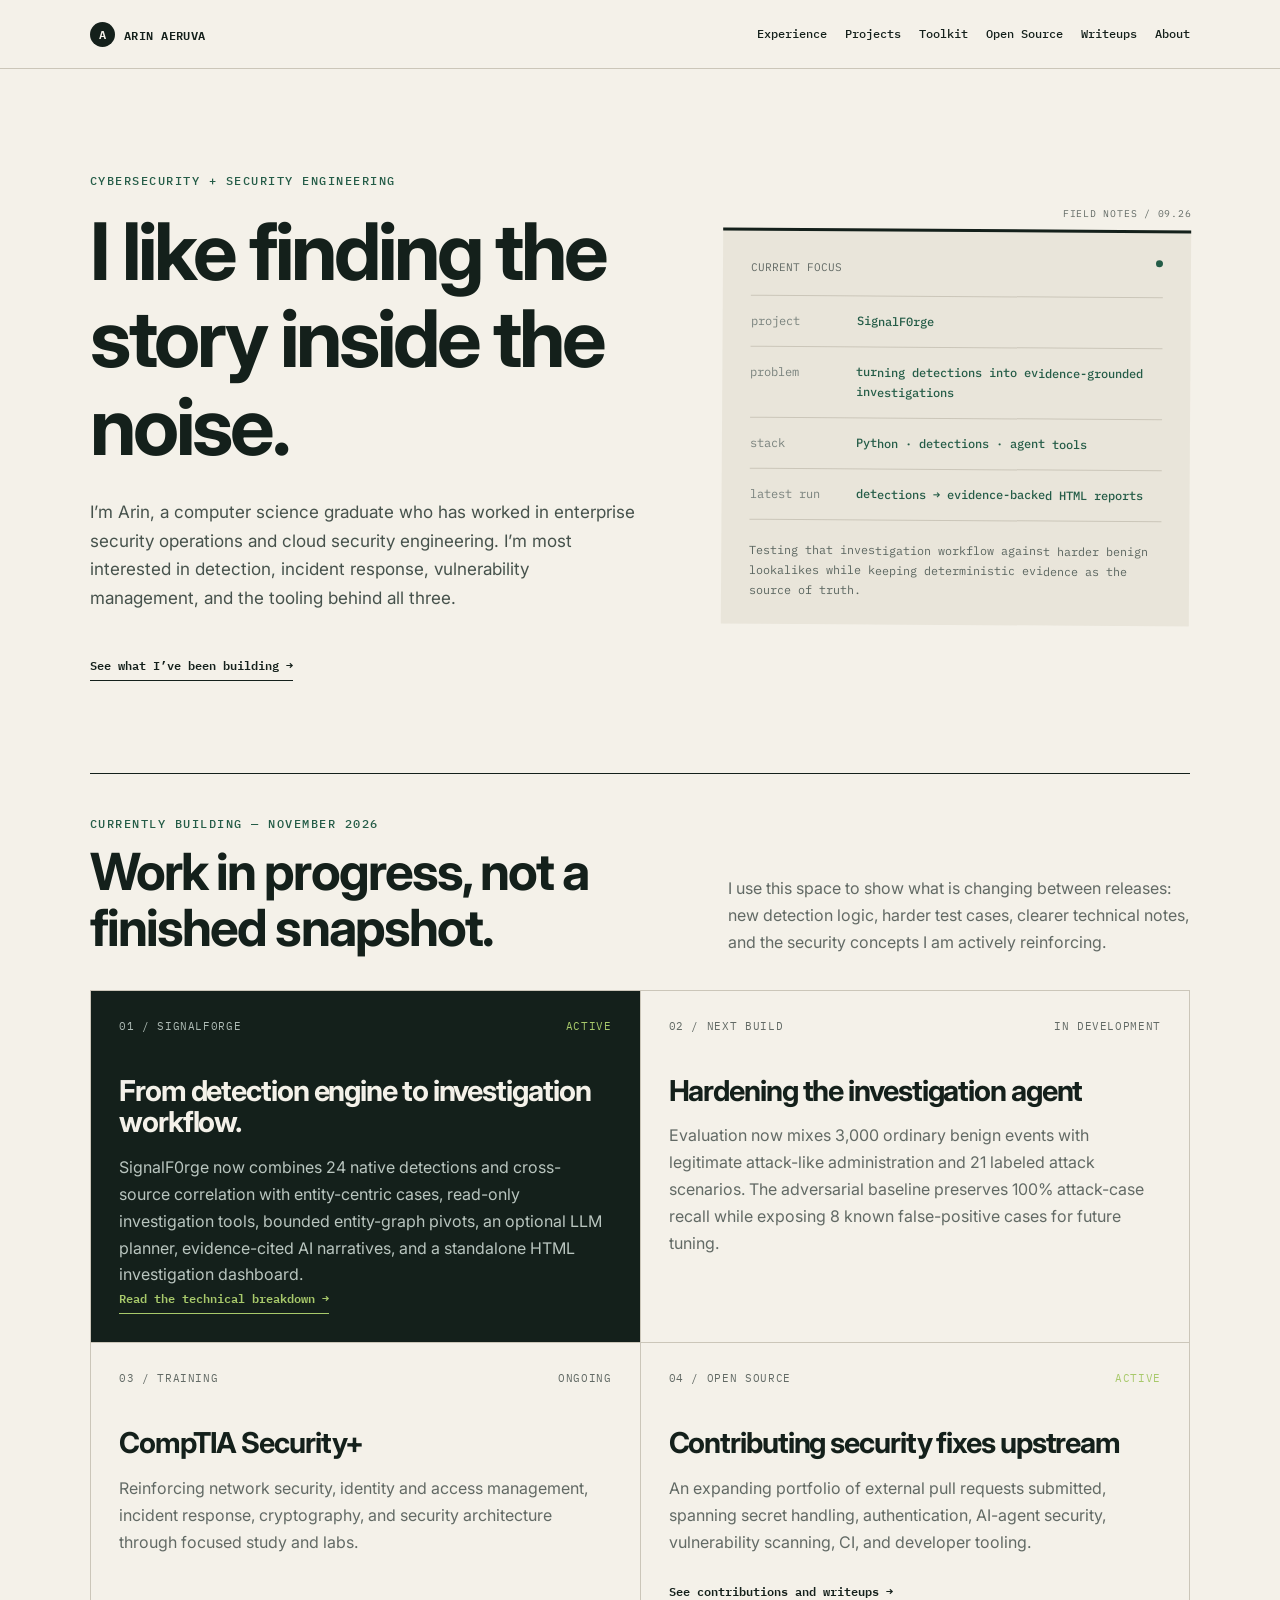
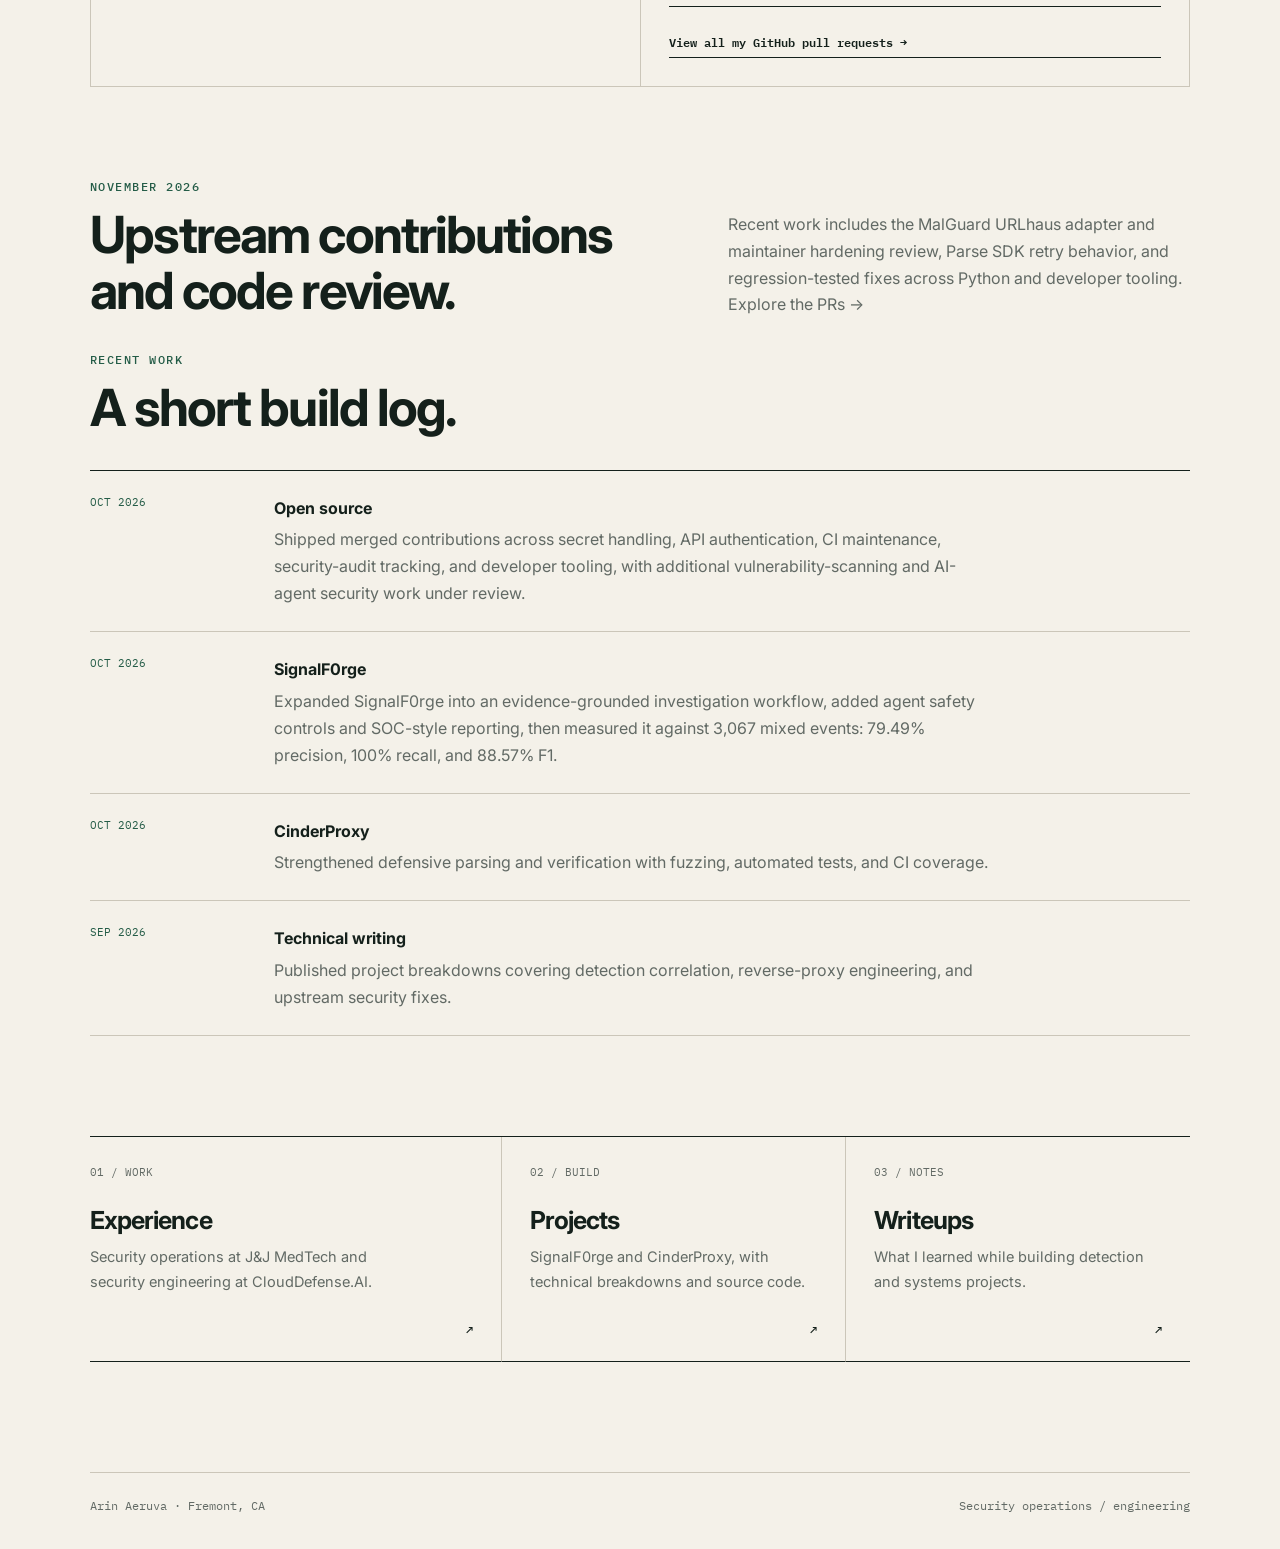
<file: index.html>
<!doctype html><html lang="en"><head><meta charset="utf-8"><meta name="viewport" content="width=device-width,initial-scale=1"><meta name="description" content="Arin Aeruva — security engineering, detection, and incident response."><title>Arin Aeruva — Security Engineer</title><link href="https://fonts.googleapis.com/css2?family=IBM+Plex+Mono:wght@400;500;600&family=Inter:wght@400;500;600;700&display=swap" rel="stylesheet"><link rel="stylesheet" href="/styles.css?v=20261020"><link rel="icon" type="image/svg+xml" href="data:image/svg+xml,%3Csvg xmlns='http://www.w3.org/2000/svg' viewBox='0 0 64 64'%3E%3Crect width='64' height='64' rx='32' fill='%23111c18'/%3E%3Cpath d='M17 41 30 15h7L25 41zm14 0 8-16h8l-8 16z' fill='%23b8e16f'/%3E%3C/svg%3E"></head><body><header class="site-header"><nav class="nav wrap"><a class="mark" href="/"><span>A</span>ARIN AERUVA</a><button class="menu" aria-expanded="false">MENU</button><div class="links"><a href="/experience.html">Experience</a><a href="/projects.html">Projects</a><a href="/toolkit.html">Toolkit</a><a href="/open-source.html">Open Source</a><a href="/writeups.html">Writeups</a><a href="/about.html">About</a></div></nav></header><main class="page"><div class="wrap"><section class="home-hero"><div><div class="kicker">Cybersecurity + security engineering</div><h1>I like finding the story inside the noise.</h1><p class="lede">I’m Arin, a computer science graduate who has worked in enterprise security operations and cloud security engineering. I’m most interested in detection, incident response, vulnerability management, and the tooling behind all three.</p><a class="plain-link" href="/projects.html">See what I’ve been building →</a></div><aside class="status-board"><div class="board-label"><span>CURRENT FOCUS</span><span class="live"></span></div><div class="board-row"><span>project</span><b>SignalF0rge</b></div><div class="board-row"><span>problem</span><b>turning detections into evidence-grounded investigations</b></div><div class="board-row"><span>stack</span><b>Python · detections · agent tools</b></div><div class="board-row"><span>latest run</span><b>detections → evidence-backed HTML reports</b></div><p class="board-note">Testing that investigation workflow against harder benign lookalikes while keeping deterministic evidence as the source of truth.</p></aside></section><section class="activity-section"><div class="section-intro"><div><div class="kicker">CURRENTLY BUILDING — NOVEMBER 2026</div><h2>Work in progress, not a finished snapshot.</h2></div><p>I use this space to show what is changing between releases: new detection logic, harder test cases, clearer technical notes, and the security concepts I am actively reinforcing.</p></div><div class="activity-grid"><article class="activity-card activity-feature"><div class="activity-top"><span>01 / SIGNALF0RGE</span><span class="activity-state">ACTIVE</span></div><h3>From detection engine to investigation workflow.</h3><p>SignalF0rge now combines 24 native detections and cross-source correlation with entity-centric cases, read-only investigation tools, bounded entity-graph pivots, an optional LLM planner, evidence-cited AI narratives, and a standalone HTML investigation dashboard.</p><a class="plain-link" href="/signalforge-writeup.html">Read the technical breakdown →</a></article><article class="activity-card"><div class="activity-top"><span>02 / NEXT BUILD</span><span>IN DEVELOPMENT</span></div><h3>Hardening the investigation agent</h3><p>Evaluation now mixes 3,000 ordinary benign events with legitimate attack-like administration and 21 labeled attack scenarios. The adversarial baseline preserves 100% attack-case recall while exposing 8 known false-positive cases for future tuning.</p></article><article class="activity-card"><div class="activity-top"><span>03 / TRAINING</span><span>ONGOING</span></div><h3>CompTIA Security+</h3><p>Reinforcing network security, identity and access management, incident response, cryptography, and security architecture through focused study and labs.</p></article><article class="activity-card"><div class="activity-top"><span>04 / OPEN SOURCE</span><span class="activity-state">ACTIVE</span></div><h3>Contributing security fixes upstream</h3><p>An expanding portfolio of external pull requests submitted, spanning secret handling, authentication, AI-agent security, vulnerability scanning, CI, and developer tooling.</p><a class="plain-link" href="/open-source.html">See contributions and writeups →</a> <a class="plain-link" href="https://github.com/search?q=author%3Aarin30+is%3Apr&type=pullrequests" target="_blank" rel="noopener noreferrer">View all my GitHub pull requests →</a></article></div></section><section class="recent-work"><div class="section-intro"><div><div class="kicker">NOVEMBER 2026</div><h2>Upstream contributions and code review.</h2></div><p>Recent work includes the MalGuard URLhaus adapter and maintainer hardening review, Parse SDK retry behavior, and regression-tested fixes across Python and developer tooling. <a href="/open-source.html">Explore the PRs →</a></p></div><div class="section-intro"><div><div class="kicker">RECENT WORK</div><h2>A short build log.</h2></div></div><div class="timeline"><div class="timeline-row"><time>OCT 2026</time><div><strong>Open source</strong><p>Shipped merged contributions across secret handling, API authentication, CI maintenance, security-audit tracking, and developer tooling, with additional vulnerability-scanning and AI-agent security work under review.</p></div></div><div class="timeline-row"><time>OCT 2026</time><div><strong>SignalF0rge</strong><p>Expanded SignalF0rge into an evidence-grounded investigation workflow, added agent safety controls and SOC-style reporting, then measured it against 3,067 mixed events: 79.49% precision, 100% recall, and 88.57% F1.</p></div></div><div class="timeline-row"><time>OCT 2026</time><div><strong>CinderProxy</strong><p>Strengthened defensive parsing and verification with fuzzing, automated tests, and CI coverage.</p></div></div><div class="timeline-row"><time>SEP 2026</time><div><strong>Technical writing</strong><p>Published project breakdowns covering detection correlation, reverse-proxy engineering, and upstream security fixes.</p></div></div></div></section><section class="home-grid"><a class="home-card" href="/experience.html"><span class="card-no">01 / WORK</span><div><h2>Experience</h2><p>Security operations at J&amp;J MedTech and security engineering at CloudDefense.AI.</p></div><span>↗</span></a><a class="home-card" href="/projects.html"><span class="card-no">02 / BUILD</span><div><h2>Projects</h2><p>SignalF0rge and CinderProxy, with technical breakdowns and source code.</p></div><span>↗</span></a><a class="home-card" href="/writeups.html"><span class="card-no">03 / NOTES</span><div><h2>Writeups</h2><p>What I learned while building detection and systems projects.</p></div><span>↗</span></a></section></div></main><footer class="footer wrap"><span>Arin Aeruva · Fremont, CA</span><span>Security operations / engineering</span></footer><script src="/site.js"></script></body></html>
</file>
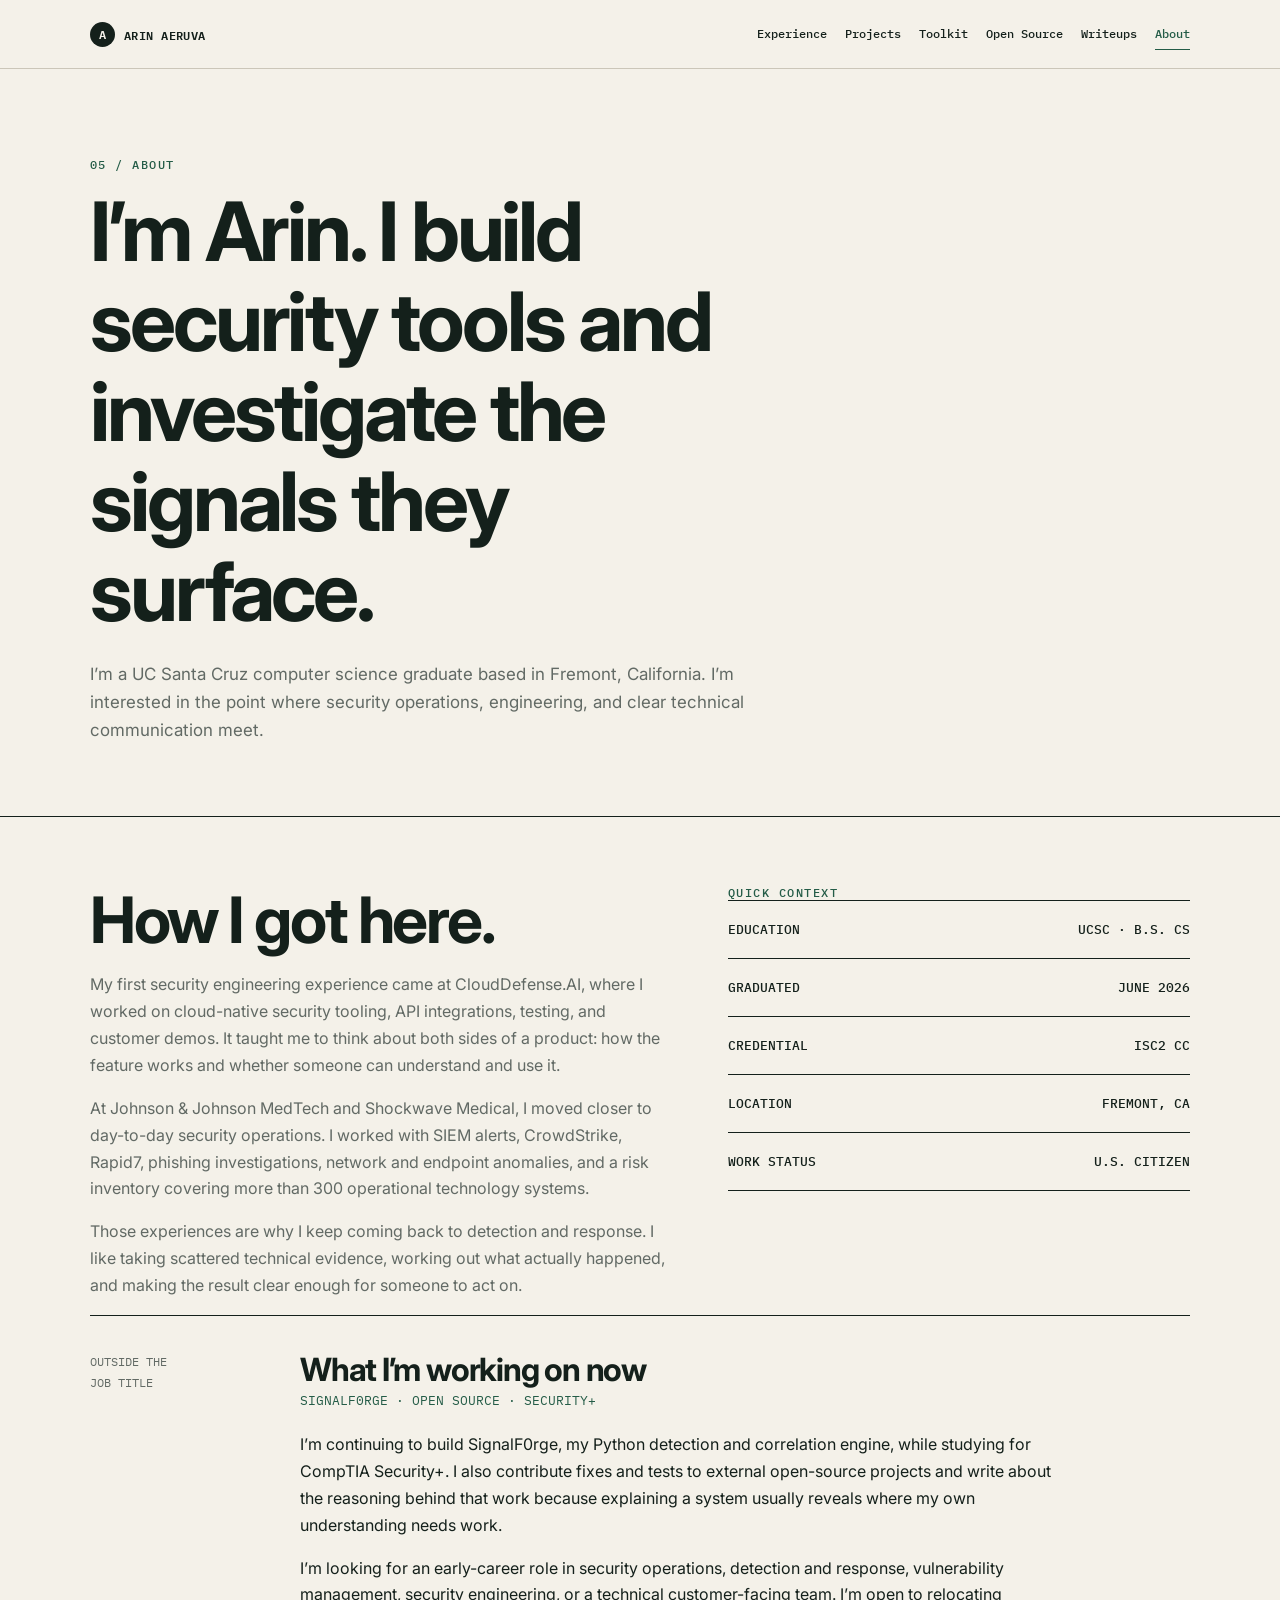
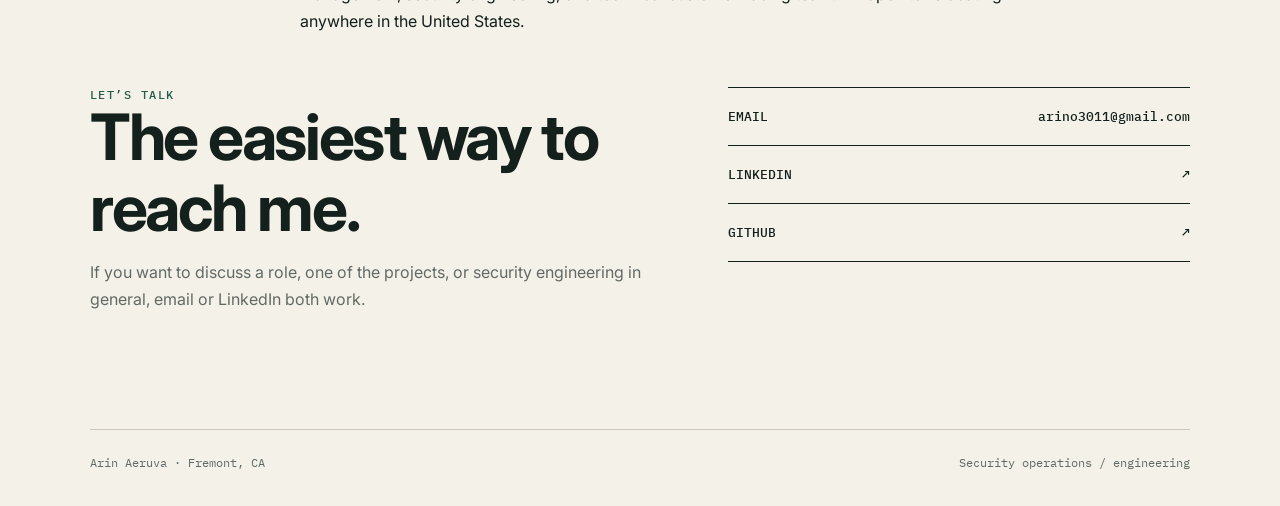
<file: about.html>
<!doctype html>
<html lang="en">
<head>
  <meta charset="utf-8">
  <meta name="viewport" content="width=device-width,initial-scale=1">
  <meta name="description" content="About Arin Aeruva, a computer science graduate focused on cybersecurity and security engineering.">
  <title>About — Arin Aeruva</title>
  <link href="https://fonts.googleapis.com/css2?family=IBM+Plex+Mono:wght@400;500;600&family=Inter:wght@400;500;600;700&display=swap" rel="stylesheet">
  <link rel="stylesheet" href="/styles.css?v=20261020">
</head>
<body>
  <header class="site-header">
    <nav class="nav wrap">
      <a class="mark" href="/"><span>A</span>ARIN AERUVA</a>
      <button class="menu">MENU</button>
      <div class="links">
        <a href="/experience.html">Experience</a>
        <a href="/projects.html">Projects</a>
        <a href="/toolkit.html">Toolkit</a>
        <a href="/open-source.html">Open Source</a><a href="/writeups.html">Writeups</a>
        <a aria-current="page" href="/about.html">About</a>
      </div>
    </nav>
  </header>
  <main class="page">
    <header class="page-head">
      <div class="wrap">
        <div class="kicker">05 / About</div>
        <h1>I’m Arin. I build security tools and investigate the signals they surface.</h1>
        <p>I’m a UC Santa Cruz computer science graduate based in Fremont, California. I’m interested in the point where security operations, engineering, and clear technical communication meet.</p>
      </div>
    </header>
    <div class="content wrap">
      <section class="contact-grid">
        <div>
          <h2>How I got here.</h2>
          <p>My first security engineering experience came at CloudDefense.AI, where I worked on cloud-native security tooling, API integrations, testing, and customer demos. It taught me to think about both sides of a product: how the feature works and whether someone can understand and use it.</p>
          <p>At Johnson &amp; Johnson MedTech and Shockwave Medical, I moved closer to day-to-day security operations. I worked with SIEM alerts, CrowdStrike, Rapid7, phishing investigations, network and endpoint anomalies, and a risk inventory covering more than 300 operational technology systems.</p>
          <p>Those experiences are why I keep coming back to detection and response. I like taking scattered technical evidence, working out what actually happened, and making the result clear enough for someone to act on.</p>
        </div>
        <aside>
          <div class="kicker">QUICK CONTEXT</div>
          <div class="contact-links">
            <div class="contact-link"><span>EDUCATION</span><span>UCSC · B.S. CS</span></div>
            <div class="contact-link"><span>GRADUATED</span><span>JUNE 2026</span></div>
            <div class="contact-link"><span>CREDENTIAL</span><span>ISC2 CC</span></div>
            <div class="contact-link"><span>LOCATION</span><span>FREMONT, CA</span></div>
            <div class="contact-link"><span>WORK STATUS</span><span>U.S. CITIZEN</span></div>
          </div>
        </aside>
      </section>
      <article class="role">
        <div class="role-meta">OUTSIDE THE<br>JOB TITLE</div>
        <div class="role-body">
          <h2>What I’m working on now</h2>
          <div class="company">SIGNALF0RGE · OPEN SOURCE · SECURITY+</div>
          <p>I’m continuing to build SignalF0rge, my Python detection and correlation engine, while studying for CompTIA Security+. I also contribute fixes and tests to external open-source projects and write about the reasoning behind that work because explaining a system usually reveals where my own understanding needs work.</p>
          <p>I’m looking for an early-career role in security operations, detection and response, vulnerability management, security engineering, or a technical customer-facing team. I’m open to relocating anywhere in the United States.</p>
        </div>
      </article>
      <section class="contact-grid">
        <div>
          <div class="kicker">LET’S TALK</div>
          <h2>The easiest way to reach me.</h2>
          <p>If you want to discuss a role, one of the projects, or security engineering in general, email or LinkedIn both work.</p>
        </div>
        <div class="contact-links">
          <a class="contact-link" href="mailto:arino3011@gmail.com"><span>EMAIL</span><span>arino3011@gmail.com</span></a>
          <a class="contact-link" href="https://www.linkedin.com/in/arin-aeruva" target="_blank" rel="noreferrer"><span>LINKEDIN</span><span>↗</span></a>
          <a class="contact-link" href="https://github.com/arin30" target="_blank" rel="noreferrer"><span>GITHUB</span><span>↗</span></a>
        </div>
      </section>
    </div>
  </main>
  <footer class="footer wrap"><span>Arin Aeruva · Fremont, CA</span><span>Security operations / engineering</span></footer>
  <script src="/site.js"></script>
</body>
</html>
</file>
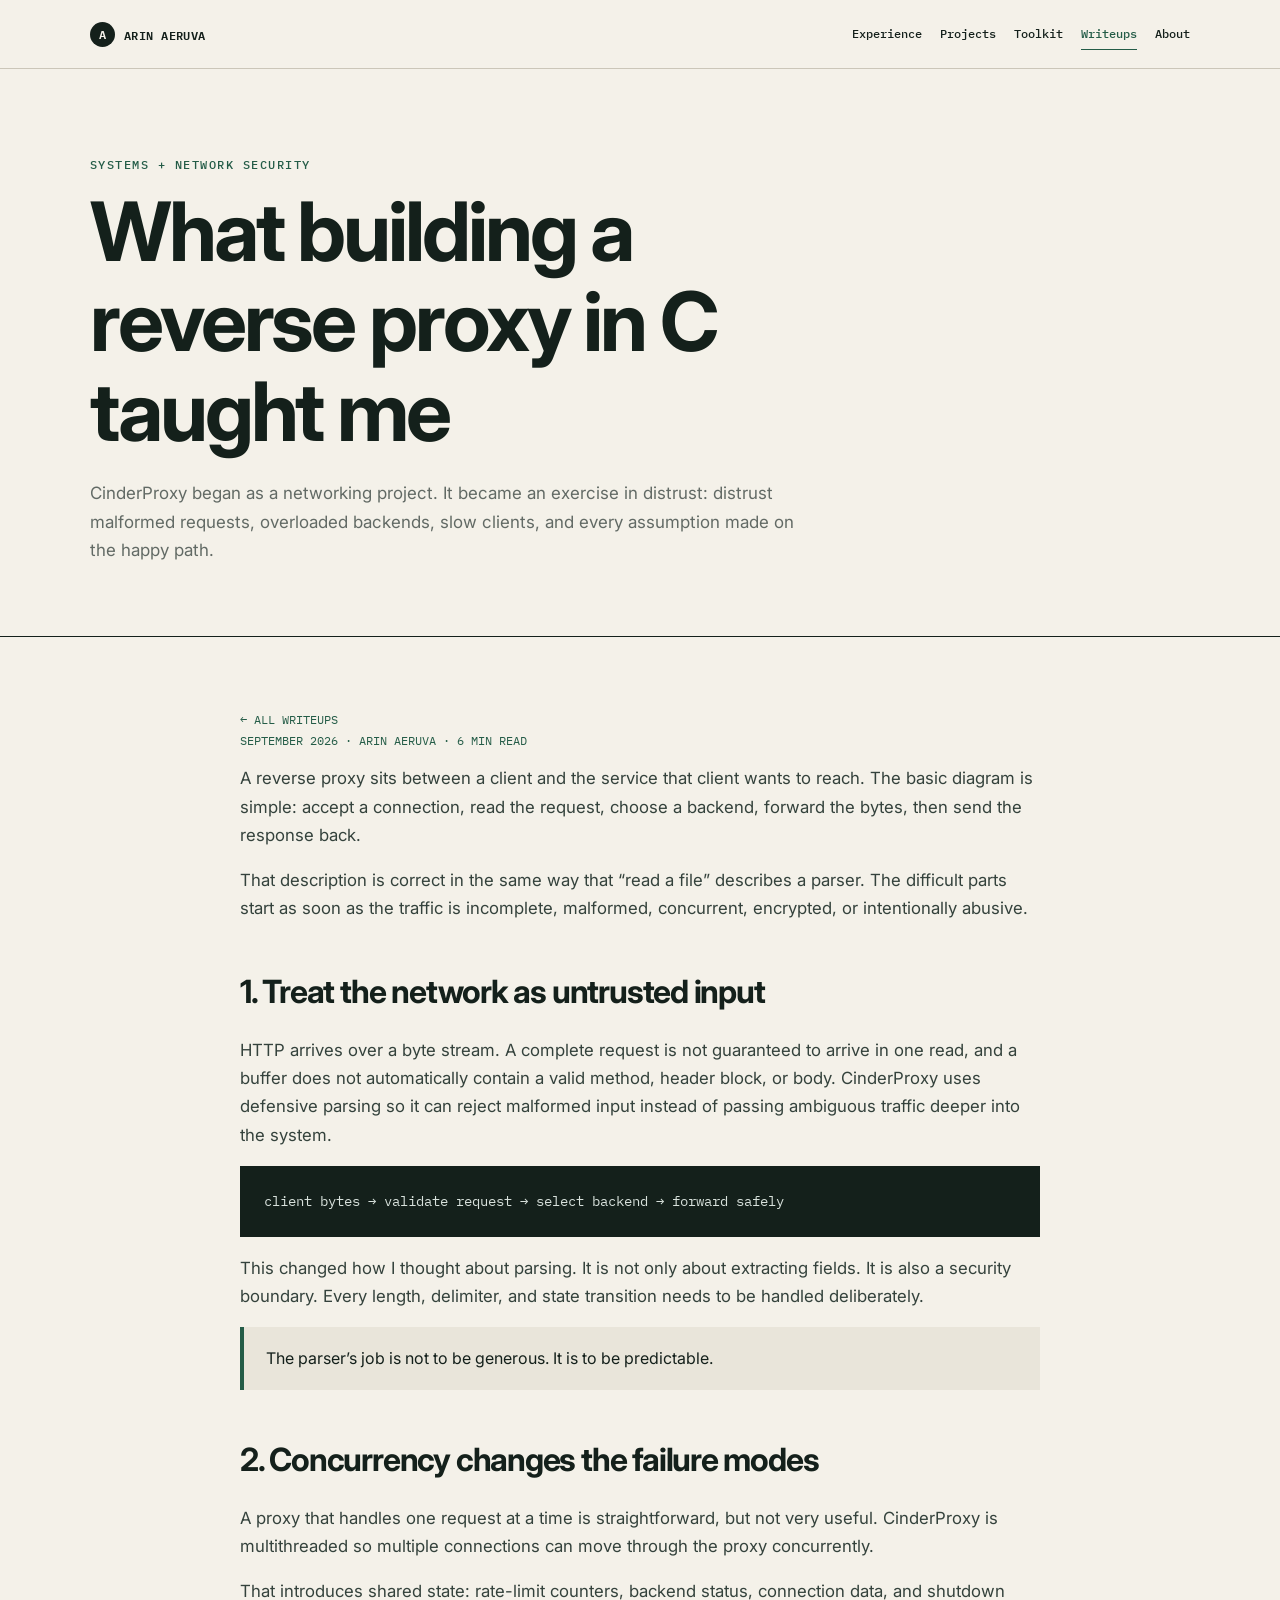
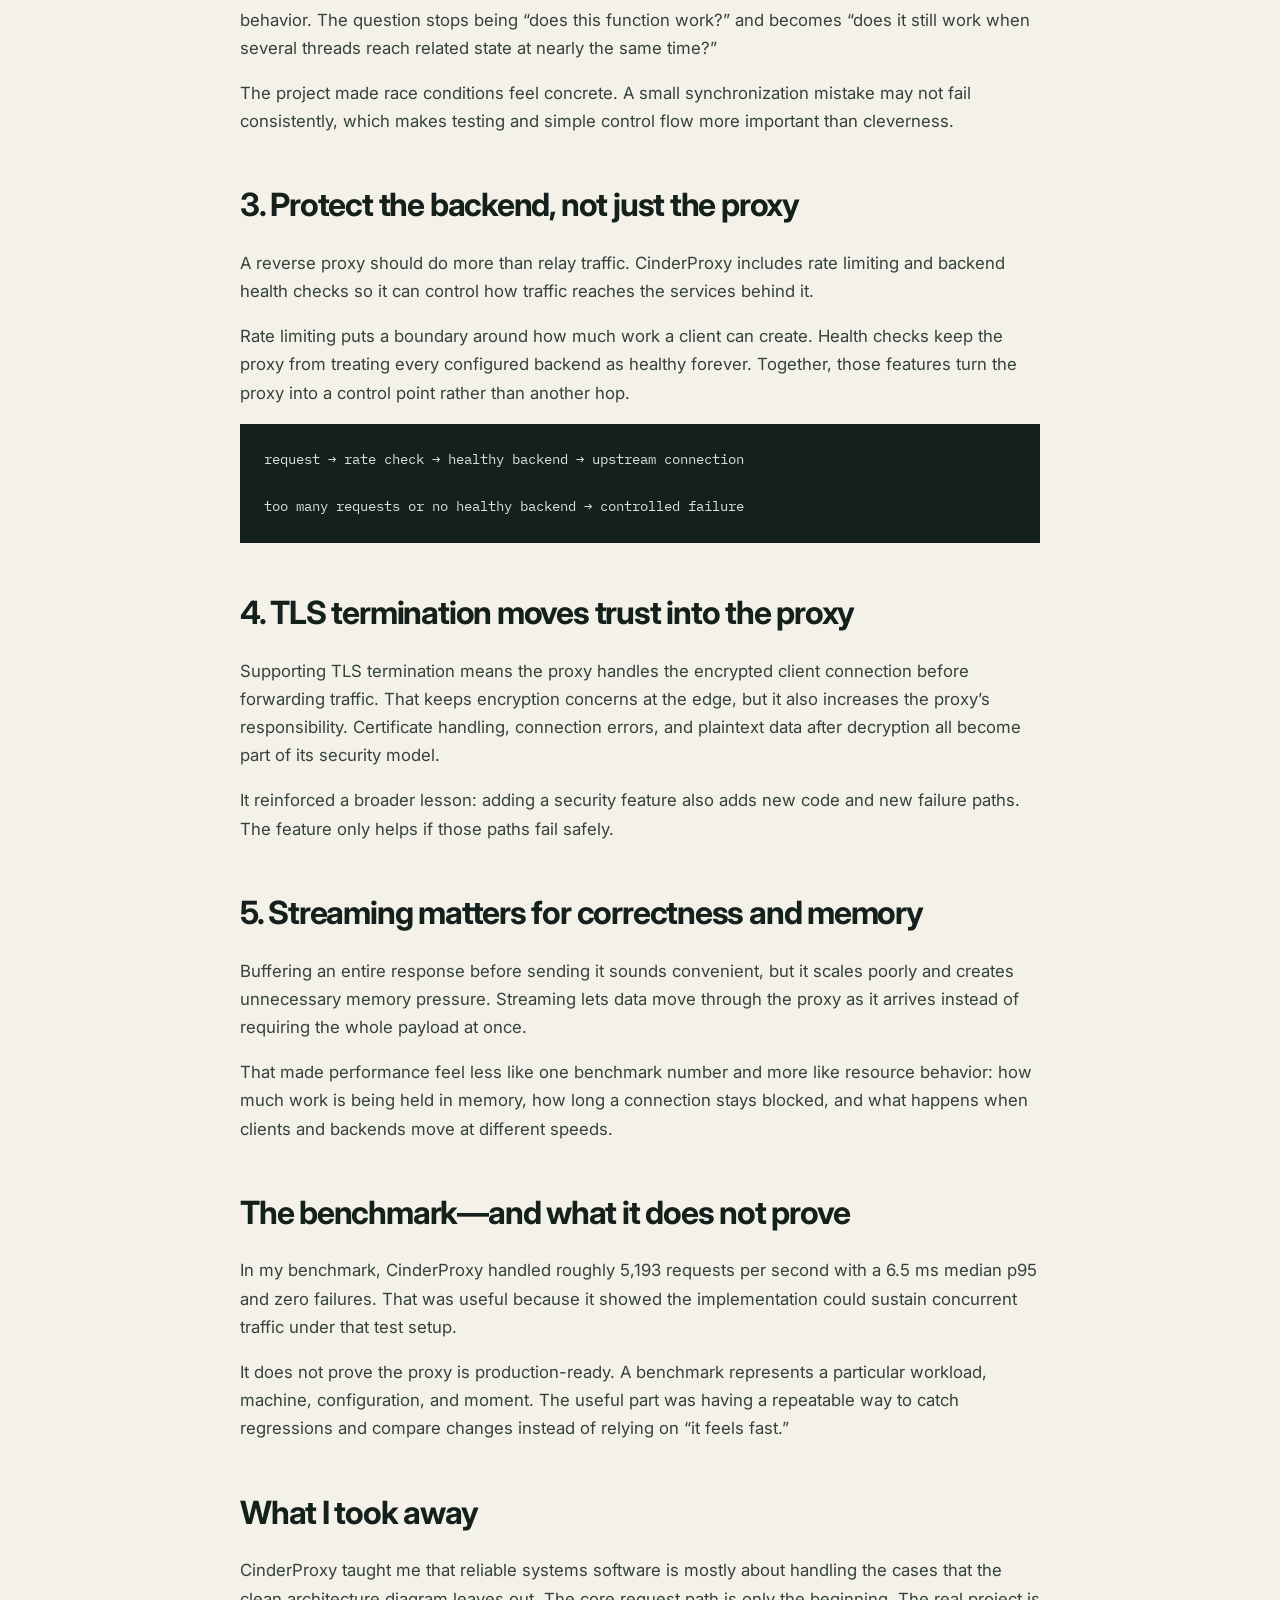
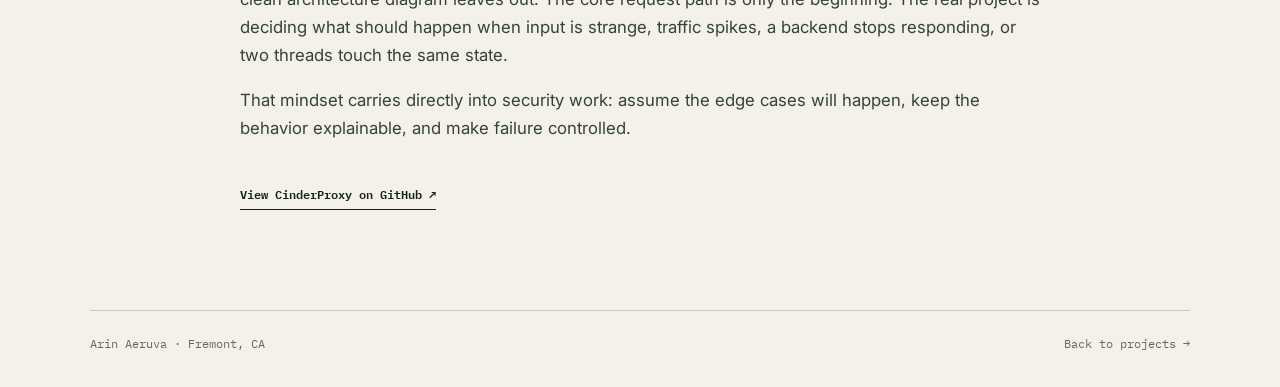
<file: cinderproxy-writeup.html>
<!doctype html><html lang="en"><head><meta charset="utf-8"><meta name="viewport" content="width=device-width,initial-scale=1"><meta name="description" content="What Arin Aeruva learned while building CinderProxy, a multithreaded reverse proxy in C."><title>Building CinderProxy — Arin Aeruva</title><link href="https://fonts.googleapis.com/css2?family=IBM+Plex+Mono:wght@400;500;600&family=Inter:wght@400;500;600;700&display=swap" rel="stylesheet"><link rel="stylesheet" href="/styles.css?v=20261020"></head><body><header class="site-header"><nav class="nav wrap"><a class="mark" href="/"><span>A</span>ARIN AERUVA</a><button class="menu">MENU</button><div class="links"><a href="/experience.html">Experience</a><a href="/projects.html">Projects</a><a href="/toolkit.html">Toolkit</a><a aria-current="page" href="/writeups.html">Writeups</a><a href="/about.html">About</a></div></nav></header><main class="page"><header class="page-head"><div class="wrap"><div class="kicker">Systems + network security</div><h1>What building a reverse proxy in C taught me</h1><p>CinderProxy began as a networking project. It became an exercise in distrust: distrust malformed requests, overloaded backends, slow clients, and every assumption made on the happy path.</p></div></header><article class="content article"><a class="back" href="/writeups.html">← ALL WRITEUPS</a><div class="article-meta">SEPTEMBER 2026 · ARIN AERUVA · 6 MIN READ</div><p>A reverse proxy sits between a client and the service that client wants to reach. The basic diagram is simple: accept a connection, read the request, choose a backend, forward the bytes, then send the response back.</p><p>That description is correct in the same way that “read a file” describes a parser. The difficult parts start as soon as the traffic is incomplete, malformed, concurrent, encrypted, or intentionally abusive.</p><h2>1. Treat the network as untrusted input</h2><p>HTTP arrives over a byte stream. A complete request is not guaranteed to arrive in one read, and a buffer does not automatically contain a valid method, header block, or body. CinderProxy uses defensive parsing so it can reject malformed input instead of passing ambiguous traffic deeper into the system.</p><pre>client bytes → validate request → select backend → forward safely</pre><p>This changed how I thought about parsing. It is not only about extracting fields. It is also a security boundary. Every length, delimiter, and state transition needs to be handled deliberately.</p><div class="aside">The parser’s job is not to be generous. It is to be predictable.</div><h2>2. Concurrency changes the failure modes</h2><p>A proxy that handles one request at a time is straightforward, but not very useful. CinderProxy is multithreaded so multiple connections can move through the proxy concurrently.</p><p>That introduces shared state: rate-limit counters, backend status, connection data, and shutdown behavior. The question stops being “does this function work?” and becomes “does it still work when several threads reach related state at nearly the same time?”</p><p>The project made race conditions feel concrete. A small synchronization mistake may not fail consistently, which makes testing and simple control flow more important than cleverness.</p><h2>3. Protect the backend, not just the proxy</h2><p>A reverse proxy should do more than relay traffic. CinderProxy includes rate limiting and backend health checks so it can control how traffic reaches the services behind it.</p><p>Rate limiting puts a boundary around how much work a client can create. Health checks keep the proxy from treating every configured backend as healthy forever. Together, those features turn the proxy into a control point rather than another hop.</p><pre>request → rate check → healthy backend → upstream connection<br><br>too many requests or no healthy backend → controlled failure</pre><h2>4. TLS termination moves trust into the proxy</h2><p>Supporting TLS termination means the proxy handles the encrypted client connection before forwarding traffic. That keeps encryption concerns at the edge, but it also increases the proxy’s responsibility. Certificate handling, connection errors, and plaintext data after decryption all become part of its security model.</p><p>It reinforced a broader lesson: adding a security feature also adds new code and new failure paths. The feature only helps if those paths fail safely.</p><h2>5. Streaming matters for correctness and memory</h2><p>Buffering an entire response before sending it sounds convenient, but it scales poorly and creates unnecessary memory pressure. Streaming lets data move through the proxy as it arrives instead of requiring the whole payload at once.</p><p>That made performance feel less like one benchmark number and more like resource behavior: how much work is being held in memory, how long a connection stays blocked, and what happens when clients and backends move at different speeds.</p><h2>The benchmark—and what it does not prove</h2><p>In my benchmark, CinderProxy handled roughly 5,193 requests per second with a 6.5 ms median p95 and zero failures. That was useful because it showed the implementation could sustain concurrent traffic under that test setup.</p><p>It does not prove the proxy is production-ready. A benchmark represents a particular workload, machine, configuration, and moment. The useful part was having a repeatable way to catch regressions and compare changes instead of relying on “it feels fast.”</p><h2>What I took away</h2><p>CinderProxy taught me that reliable systems software is mostly about handling the cases that the clean architecture diagram leaves out. The core request path is only the beginning. The real project is deciding what should happen when input is strange, traffic spikes, a backend stops responding, or two threads touch the same state.</p><p>That mindset carries directly into security work: assume the edge cases will happen, keep the behavior explainable, and make failure controlled.</p><a class="plain-link" href="https://github.com/arin30/CinderProxy">View CinderProxy on GitHub ↗</a></article></main><footer class="footer wrap"><span>Arin Aeruva · Fremont, CA</span><span><a href="/projects.html">Back to projects →</a></span></footer><script src="/site.js"></script></body></html>
</file>
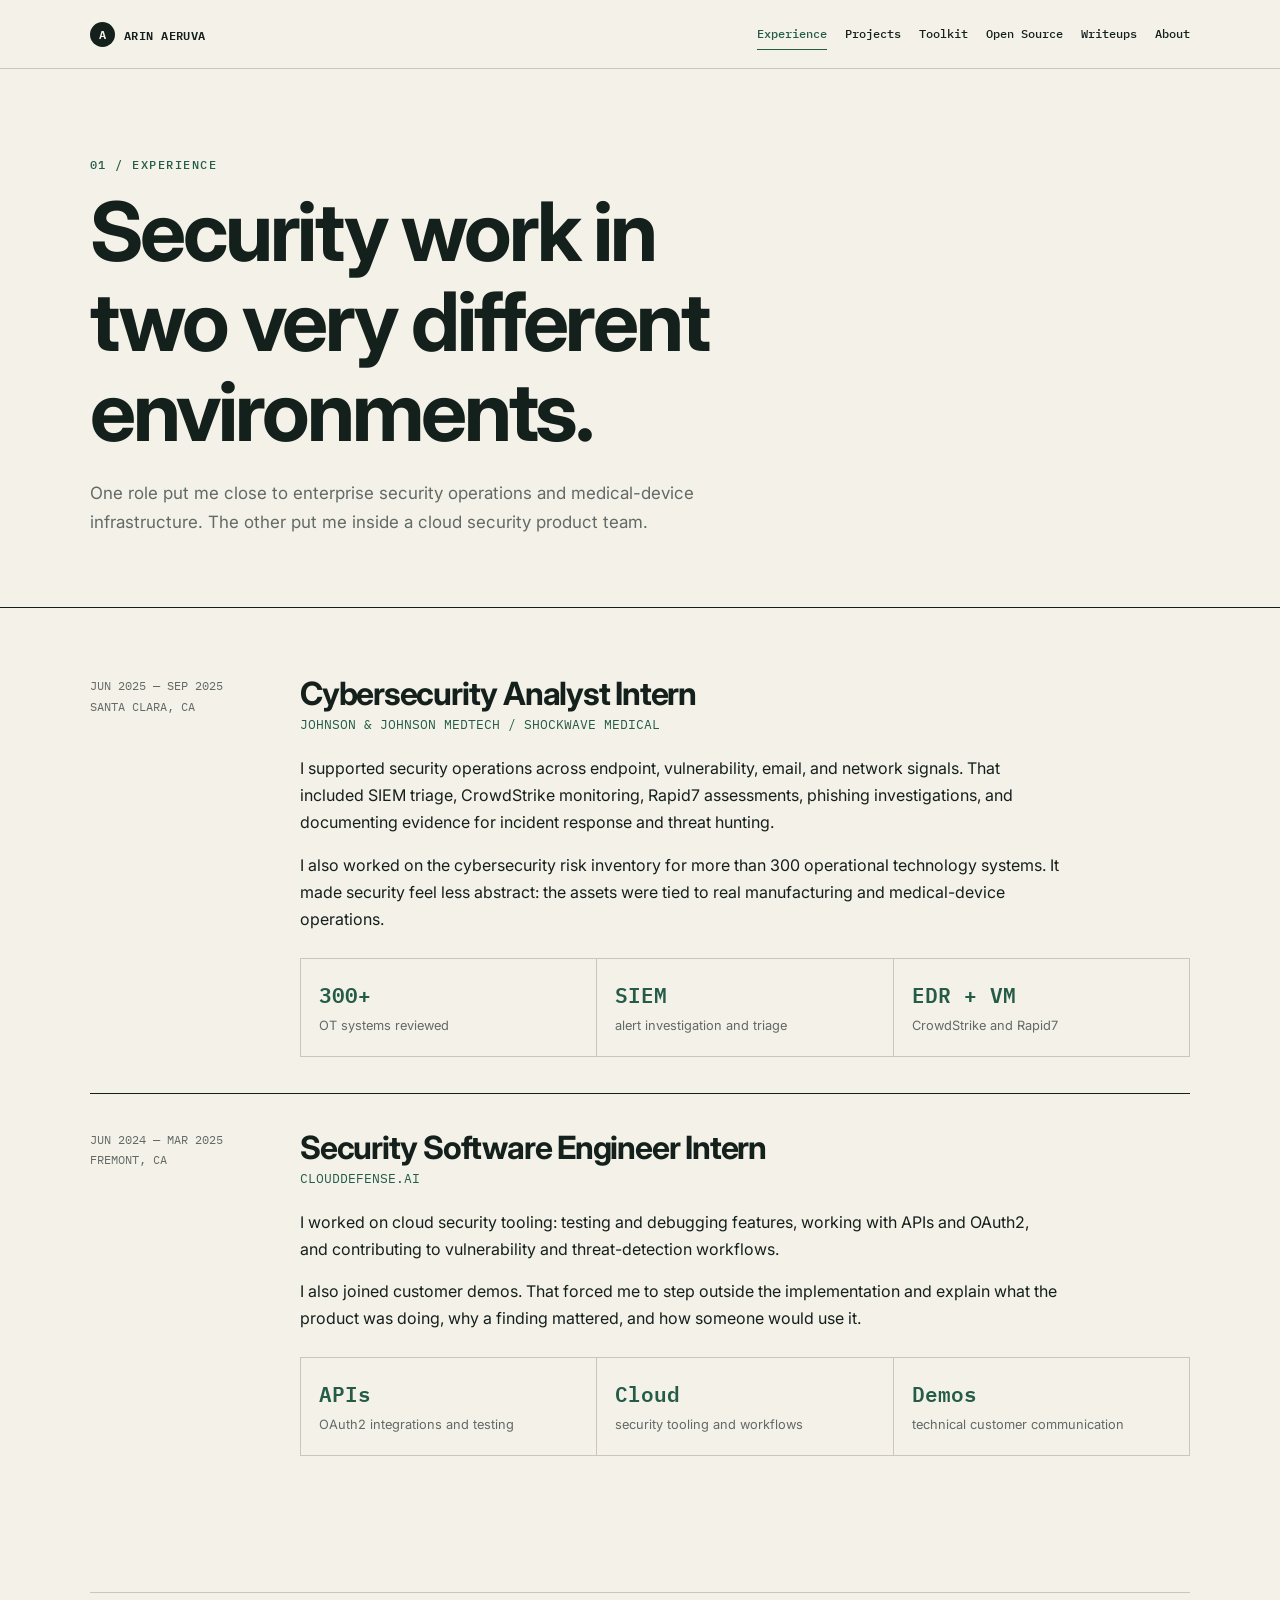
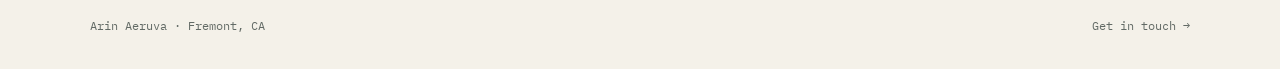
<file: experience.html>
<!doctype html><html lang="en"><head><meta charset="utf-8"><meta name="viewport" content="width=device-width,initial-scale=1"><title>Experience — Arin Aeruva</title><link href="https://fonts.googleapis.com/css2?family=IBM+Plex+Mono:wght@400;500;600&family=Inter:wght@400;500;600;700&display=swap" rel="stylesheet"><link rel="stylesheet" href="/styles.css?v=20261020"></head><body><header class="site-header"><nav class="nav wrap"><a class="mark" href="/"><span>A</span>ARIN AERUVA</a><button class="menu">MENU</button><div class="links"><a aria-current="page" href="/experience.html">Experience</a><a href="/projects.html">Projects</a><a href="/toolkit.html">Toolkit</a><a href="/open-source.html">Open Source</a><a href="/writeups.html">Writeups</a><a href="/about.html">About</a></div></nav></header><main class="page"><header class="page-head"><div class="wrap"><div class="kicker">01 / Experience</div><h1>Security work in two very different environments.</h1><p>One role put me close to enterprise security operations and medical-device infrastructure. The other put me inside a cloud security product team.</p></div></header><div class="content wrap"><article class="role"><div class="role-meta">JUN 2025 — SEP 2025<br>SANTA CLARA, CA</div><div class="role-body"><h2>Cybersecurity Analyst Intern</h2><div class="company">JOHNSON &amp; JOHNSON MEDTECH / SHOCKWAVE MEDICAL</div><p>I supported security operations across endpoint, vulnerability, email, and network signals. That included SIEM triage, CrowdStrike monitoring, Rapid7 assessments, phishing investigations, and documenting evidence for incident response and threat hunting.</p><p>I also worked on the cybersecurity risk inventory for more than 300 operational technology systems. It made security feel less abstract: the assets were tied to real manufacturing and medical-device operations.</p><div class="fact-list"><div class="fact"><strong>300+</strong><span>OT systems reviewed</span></div><div class="fact"><strong>SIEM</strong><span>alert investigation and triage</span></div><div class="fact"><strong>EDR + VM</strong><span>CrowdStrike and Rapid7</span></div></div></div></article><article class="role"><div class="role-meta">JUN 2024 — MAR 2025<br>FREMONT, CA</div><div class="role-body"><h2>Security Software Engineer Intern</h2><div class="company">CLOUDDEFENSE.AI</div><p>I worked on cloud security tooling: testing and debugging features, working with APIs and OAuth2, and contributing to vulnerability and threat-detection workflows.</p><p>I also joined customer demos. That forced me to step outside the implementation and explain what the product was doing, why a finding mattered, and how someone would use it.</p><div class="fact-list"><div class="fact"><strong>APIs</strong><span>OAuth2 integrations and testing</span></div><div class="fact"><strong>Cloud</strong><span>security tooling and workflows</span></div><div class="fact"><strong>Demos</strong><span>technical customer communication</span></div></div></div></article></div></main><footer class="footer wrap"><span>Arin Aeruva · Fremont, CA</span><span><a href="/about.html">Get in touch →</a></span></footer><script src="/site.js"></script></body></html>
</file>
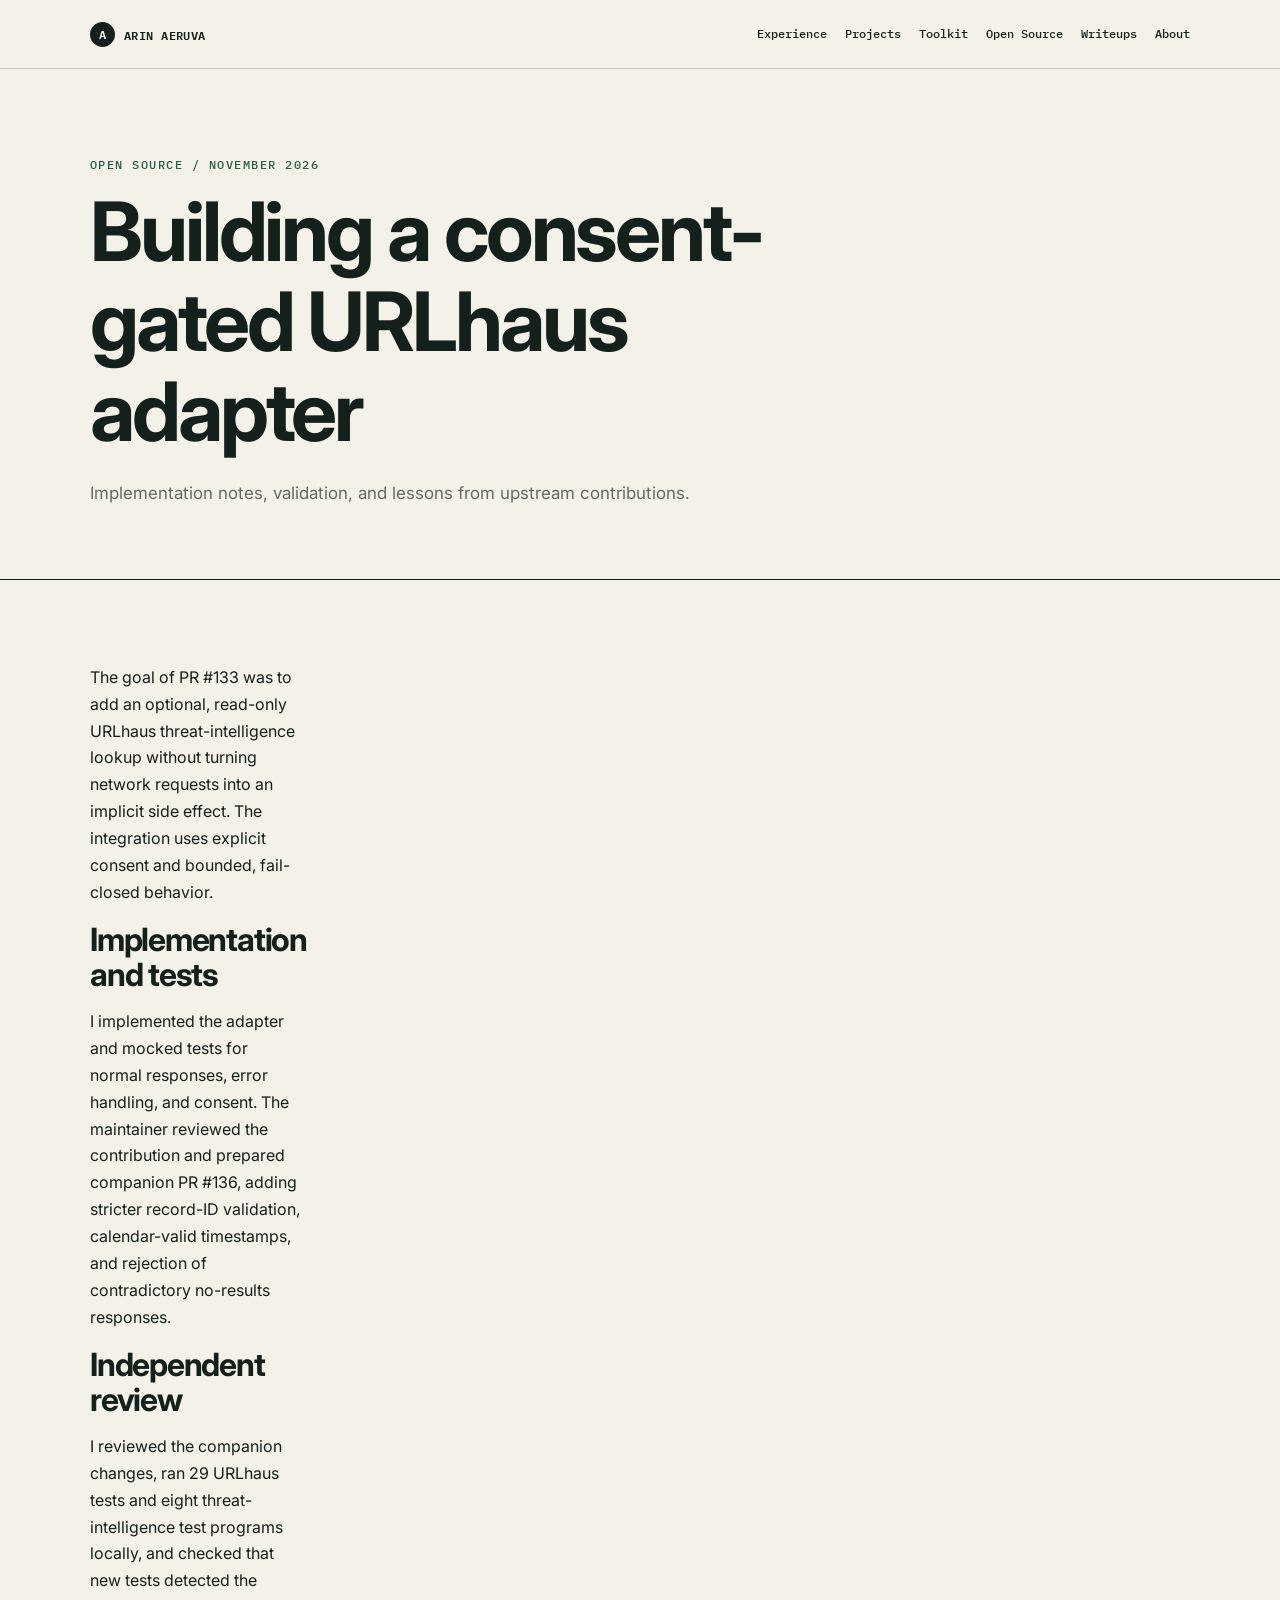
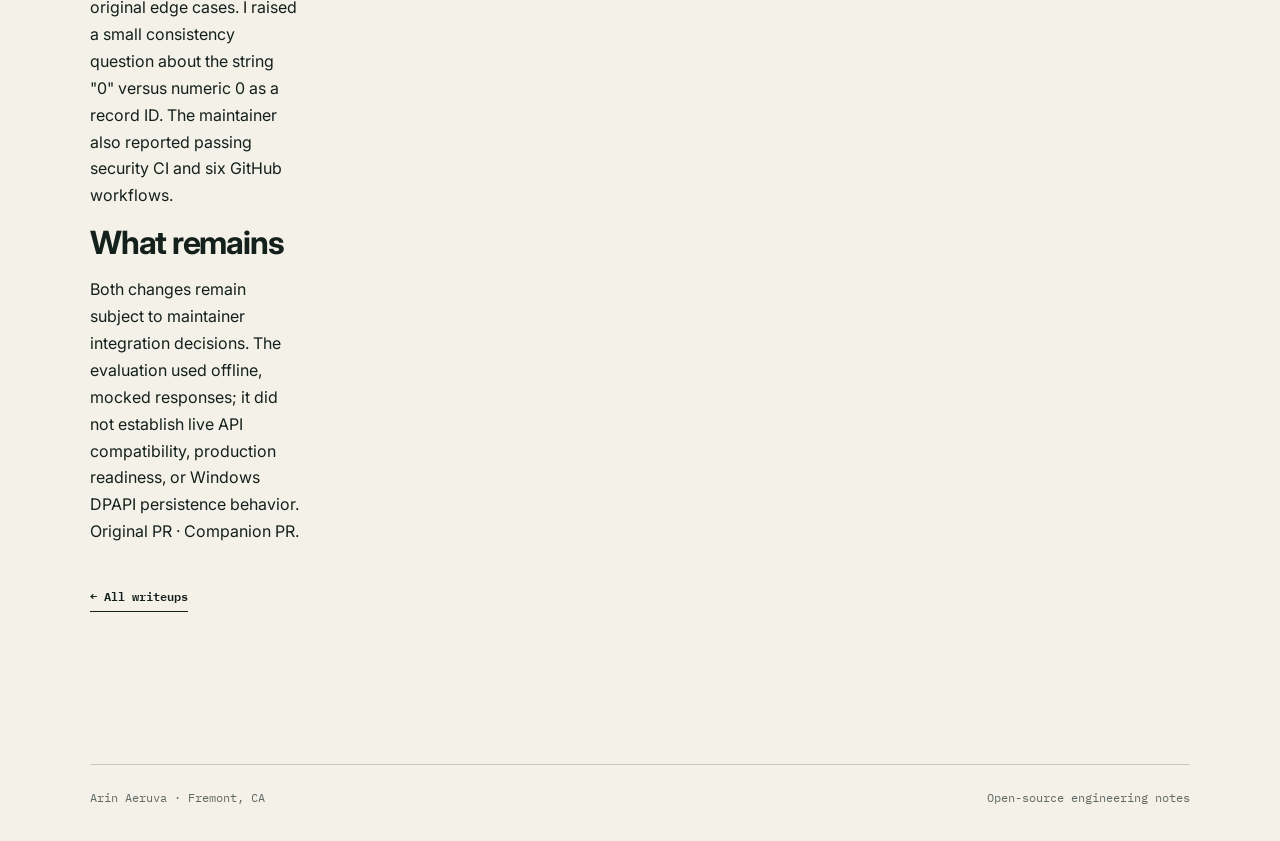
<file: malguard-writeup.html>
<!doctype html><html lang="en"><head><meta charset="utf-8"><meta name="viewport" content="width=device-width,initial-scale=1"><title>Building a consent-gated URLhaus adapter — Arin Aeruva</title><link href="https://fonts.googleapis.com/css2?family=IBM+Plex+Mono:wght@400;500;600&family=Inter:wght@400;500;600;700&display=swap" rel="stylesheet"><link rel="stylesheet" href="/styles.css"></head><body><header class="site-header"><nav class="nav wrap"><a class="mark" href="/"><span>A</span>ARIN AERUVA</a><button class="menu">MENU</button><div class="links"><a href="/experience.html">Experience</a><a href="/projects.html">Projects</a><a href="/toolkit.html">Toolkit</a><a href="/open-source.html">Open Source</a><a href="/writeups.html">Writeups</a><a href="/about.html">About</a></div></nav></header><main class="page"><header class="page-head"><div class="wrap"><div class="kicker">OPEN SOURCE / NOVEMBER 2026</div><h1>Building a consent-gated URLhaus adapter</h1><p>Implementation notes, validation, and lessons from upstream contributions.</p></div></header><div class="content wrap"><article class="role"><div class="role-body"><p>The goal of <a href="https://github.com/MalGuard/malguard-core/pull/133">PR #133</a> was to add an optional, read-only URLhaus threat-intelligence lookup without turning network requests into an implicit side effect. The integration uses explicit consent and bounded, fail-closed behavior.</p><h2>Implementation and tests</h2><p>I implemented the adapter and mocked tests for normal responses, error handling, and consent. The maintainer reviewed the contribution and prepared <a href="https://github.com/MalGuard/malguard-core/pull/136">companion PR #136</a>, adding stricter record-ID validation, calendar-valid timestamps, and rejection of contradictory no-results responses.</p><h2>Independent review</h2><p>I reviewed the companion changes, ran 29 URLhaus tests and eight threat-intelligence test programs locally, and checked that new tests detected the original edge cases. I raised a small consistency question about the string "0" versus numeric 0 as a record ID. The maintainer also reported passing security CI and six GitHub workflows.</p><h2>What remains</h2><p>Both changes remain subject to maintainer integration decisions. The evaluation used offline, mocked responses; it did not establish live API compatibility, production readiness, or Windows DPAPI persistence behavior. <a href="https://github.com/MalGuard/malguard-core/pull/133">Original PR</a> · <a href="https://github.com/MalGuard/malguard-core/pull/136">Companion PR</a>.</p><p><a class="plain-link" href="/writeups.html">← All writeups</a></p></div></article></div></main><footer class="footer wrap"><span>Arin Aeruva · Fremont, CA</span><span>Open-source engineering notes</span></footer><script src="/site.js"></script></body></html>
</file>
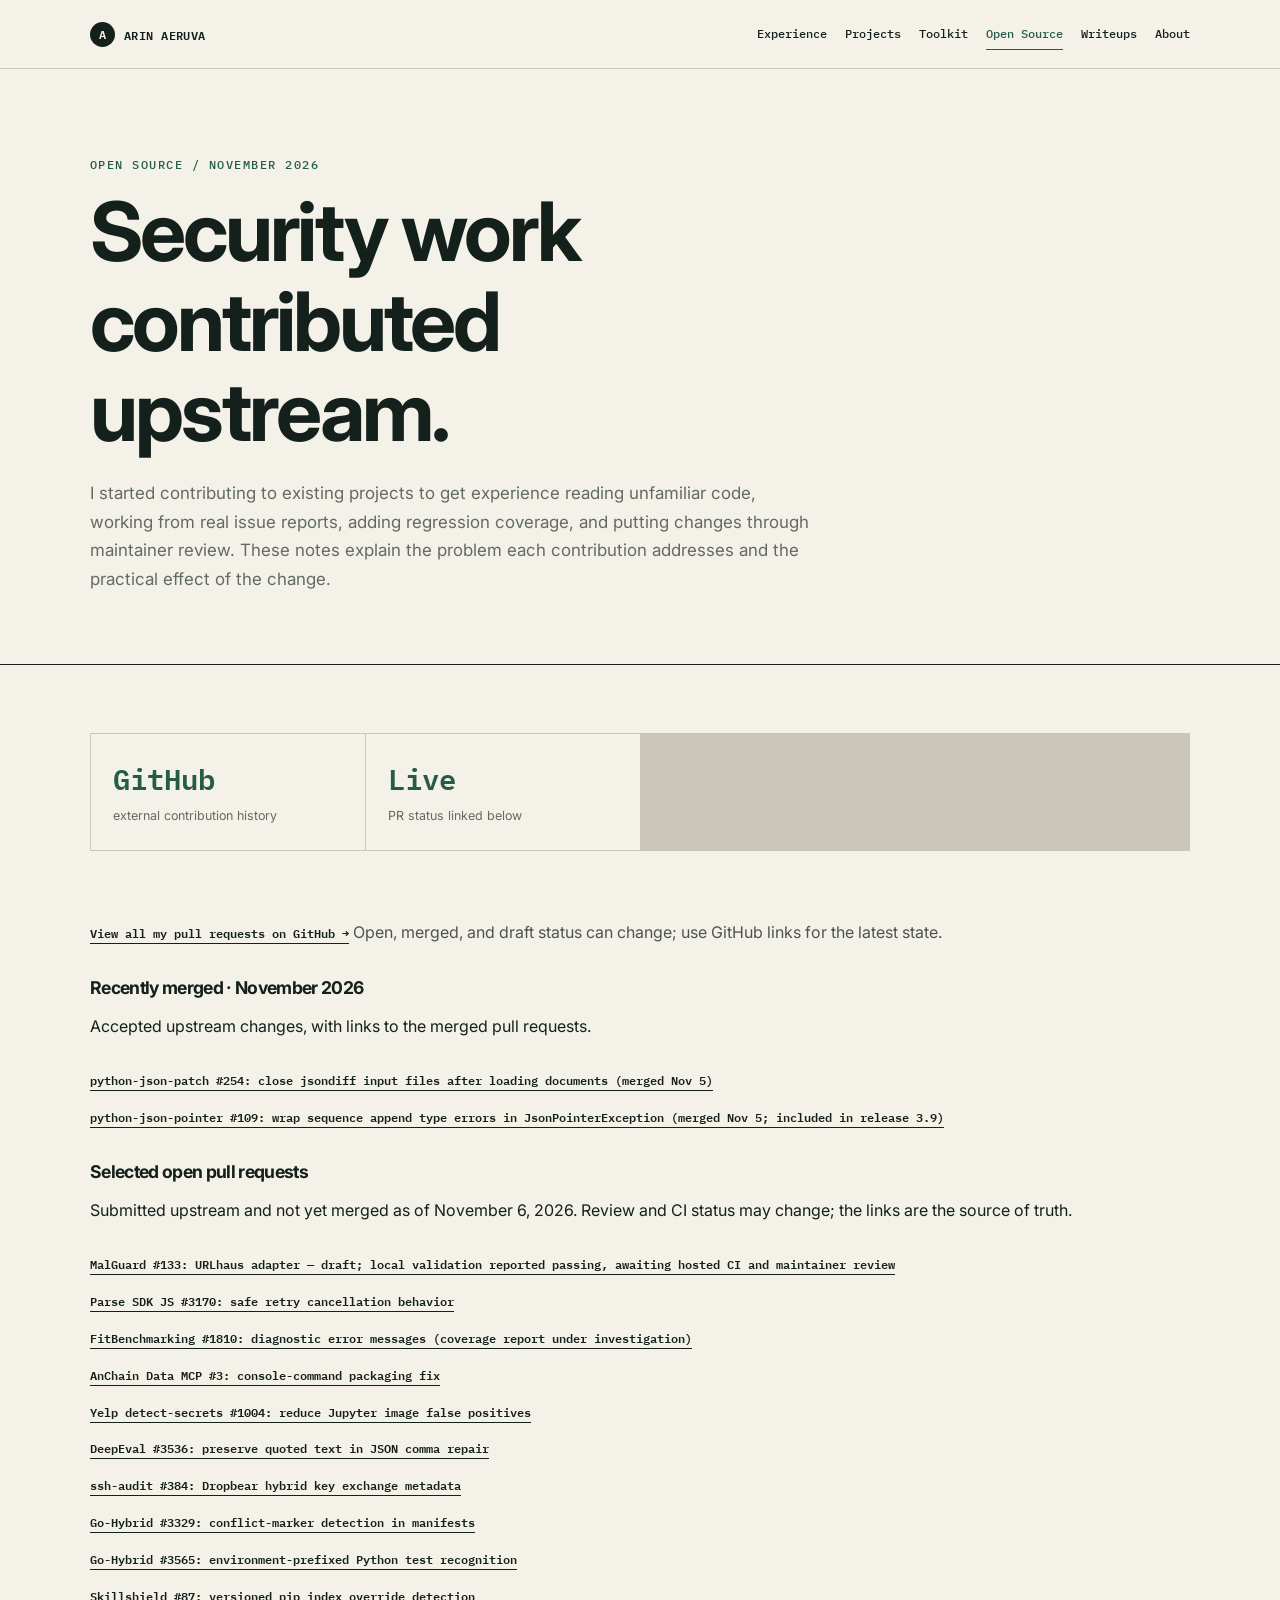
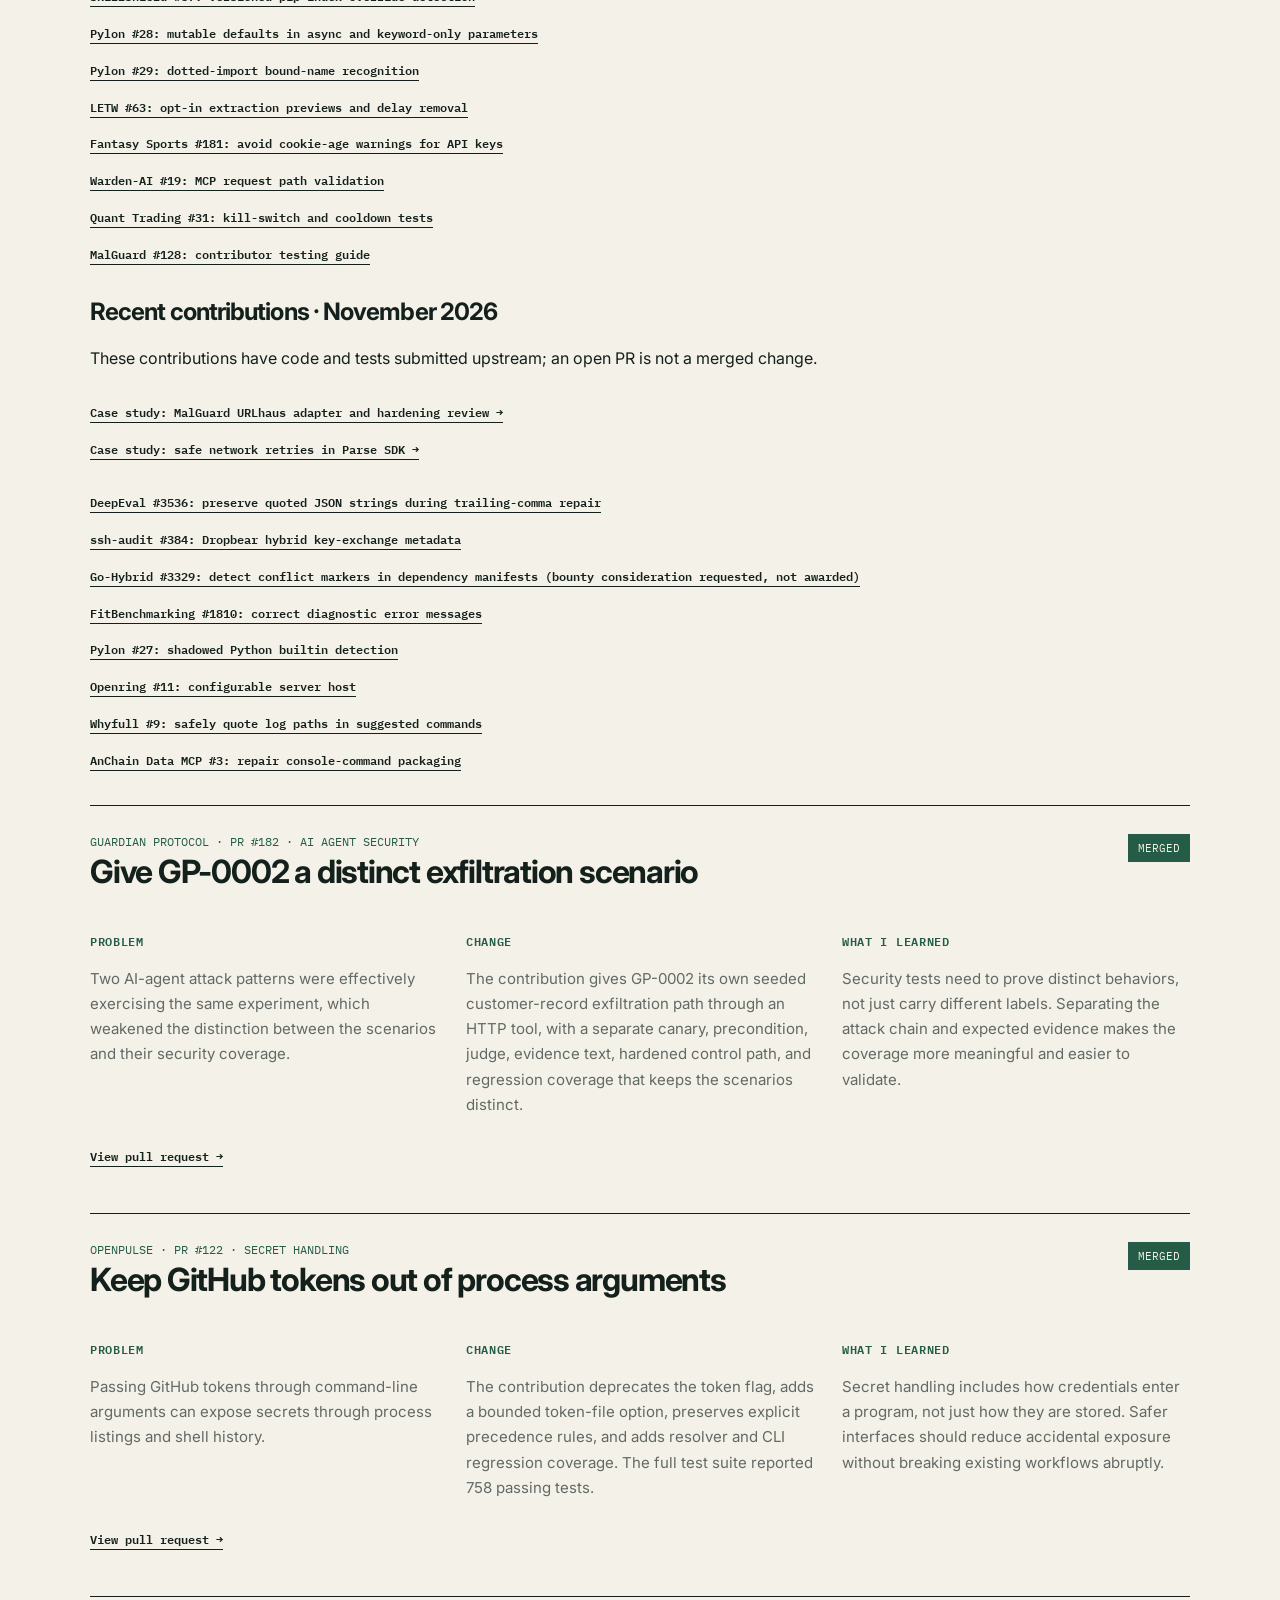
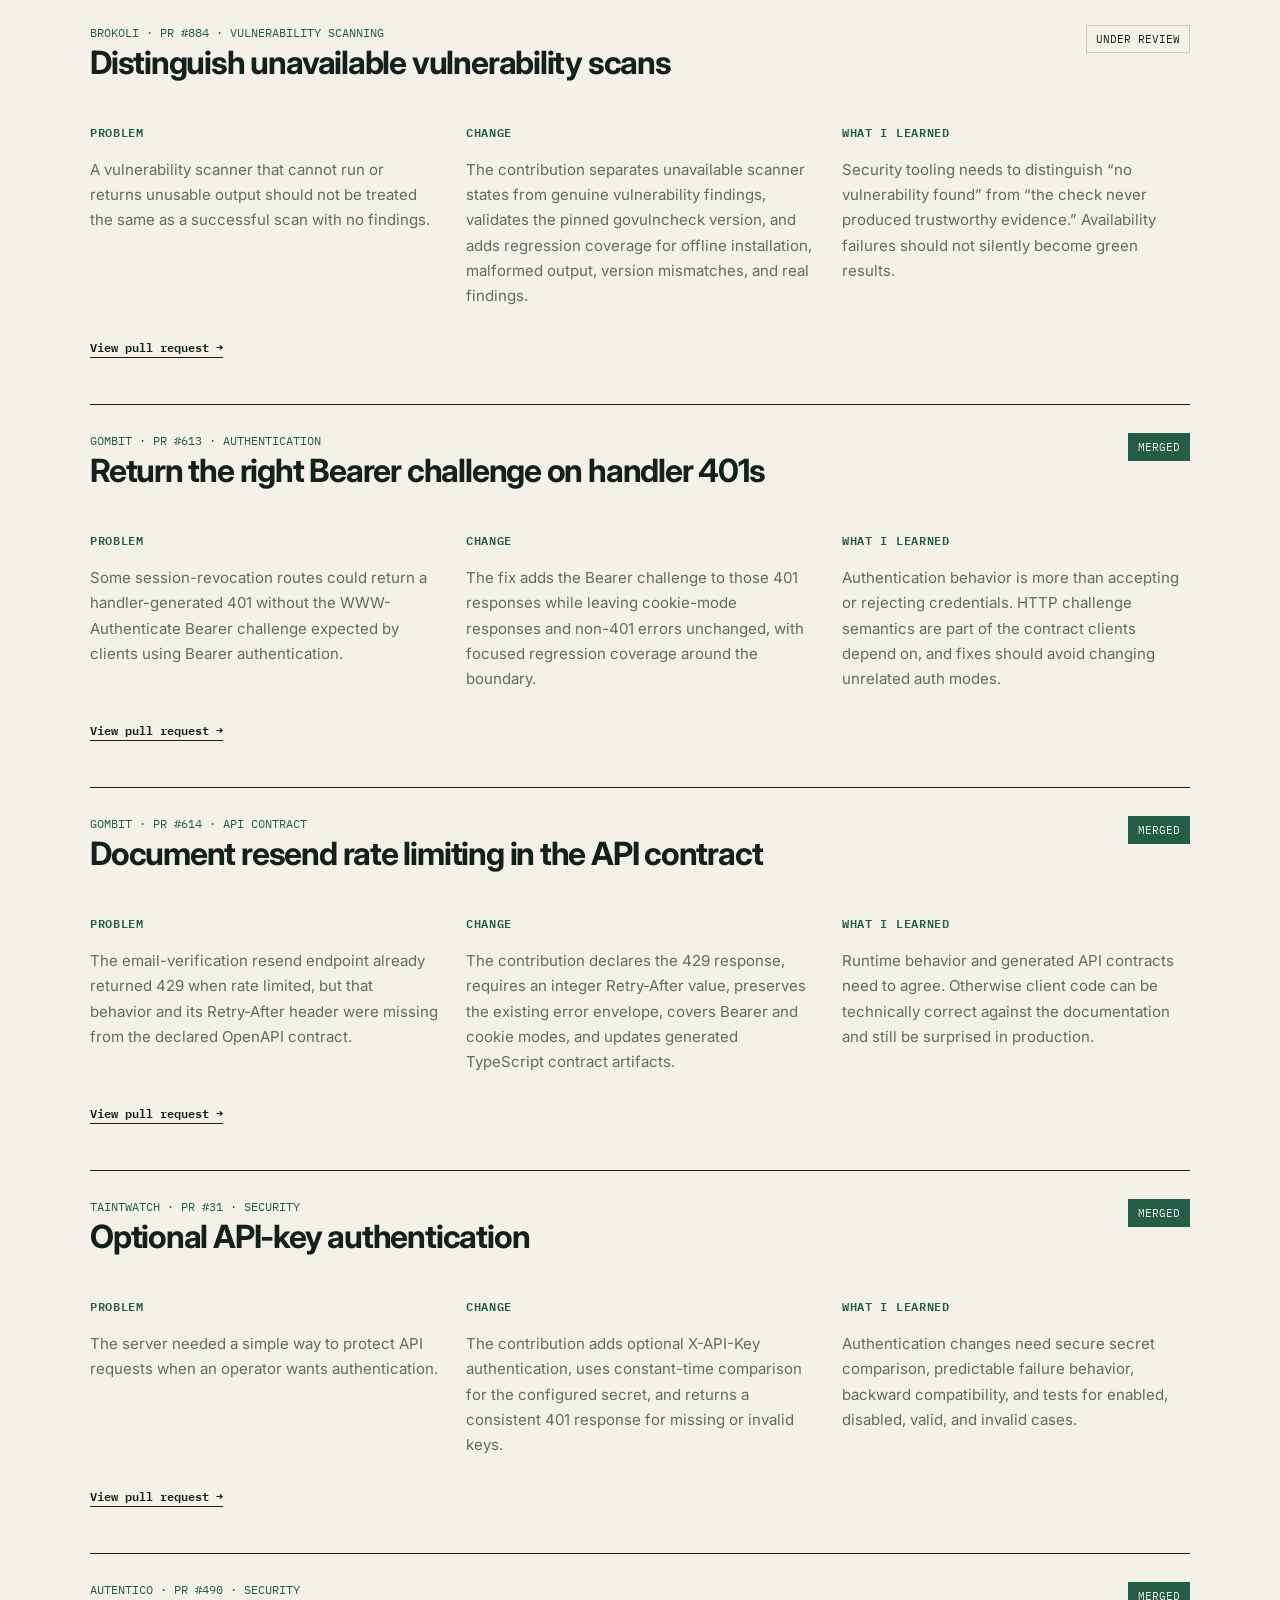
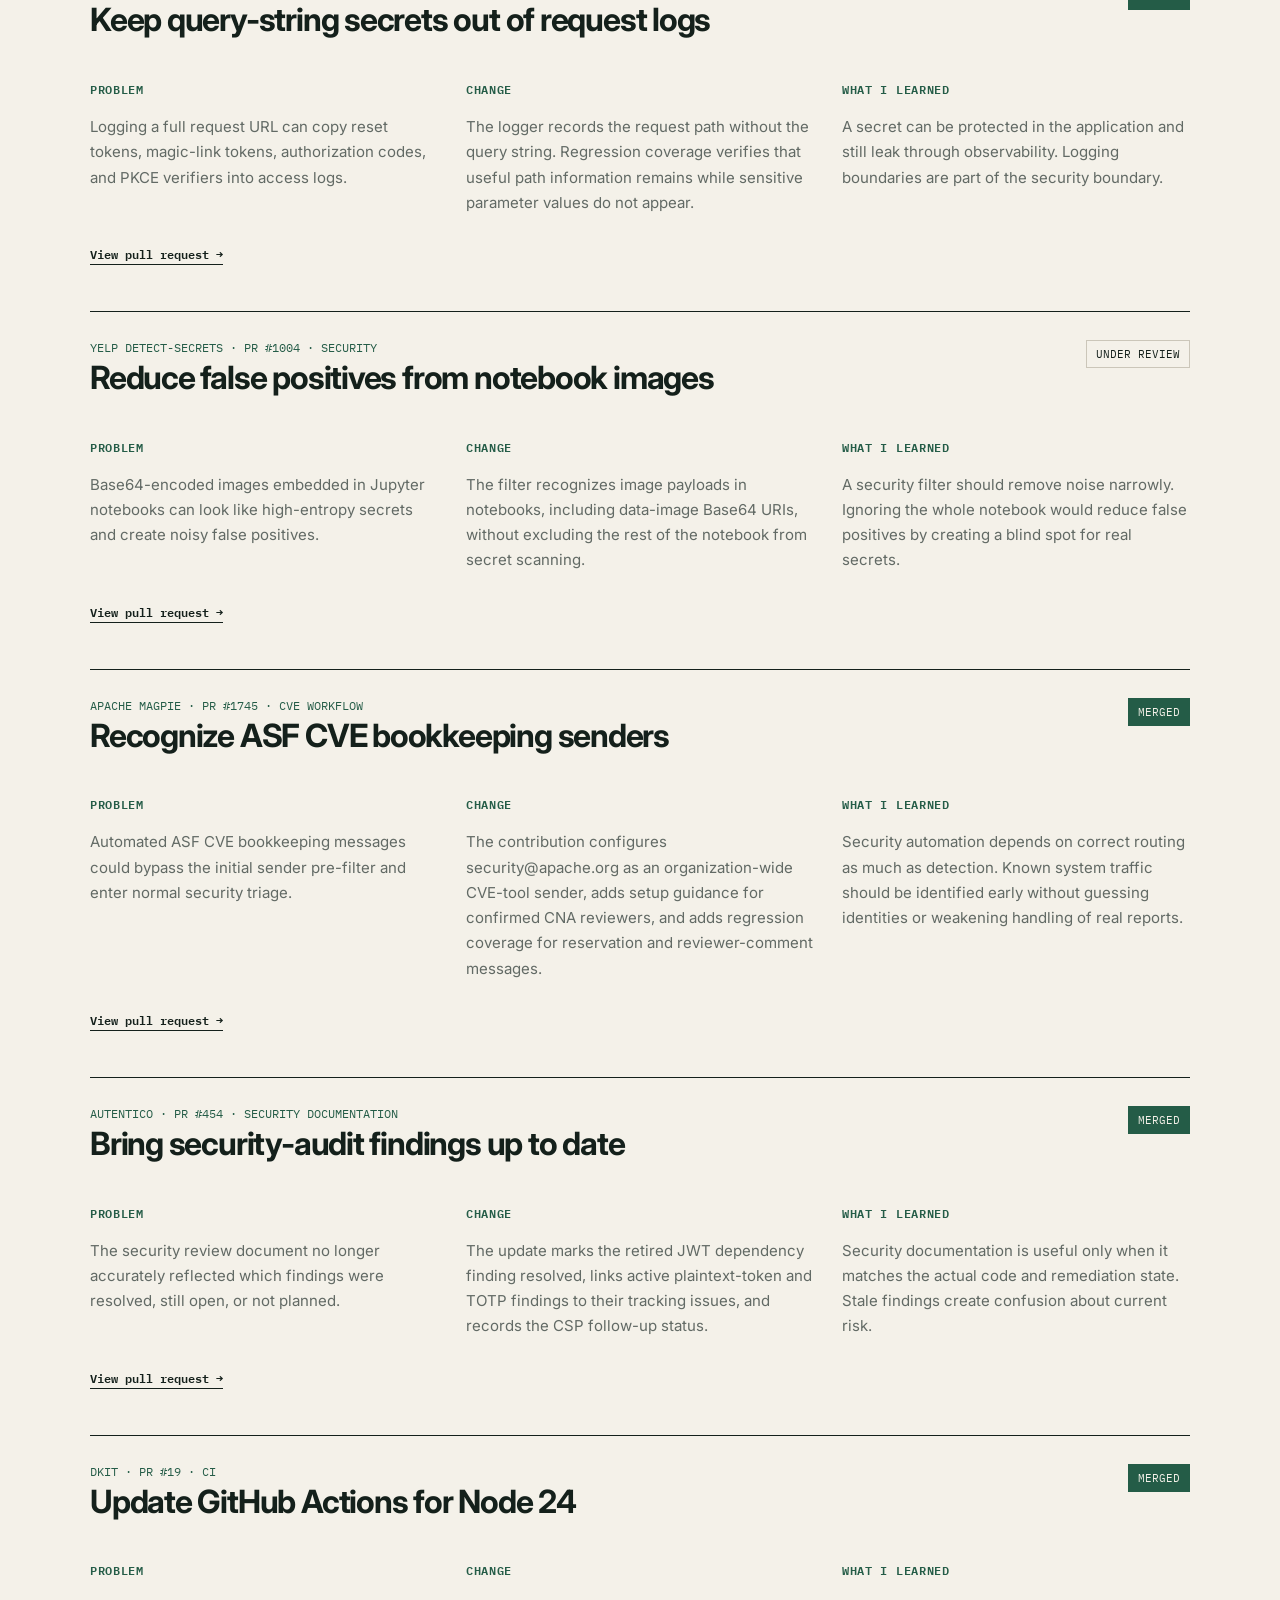
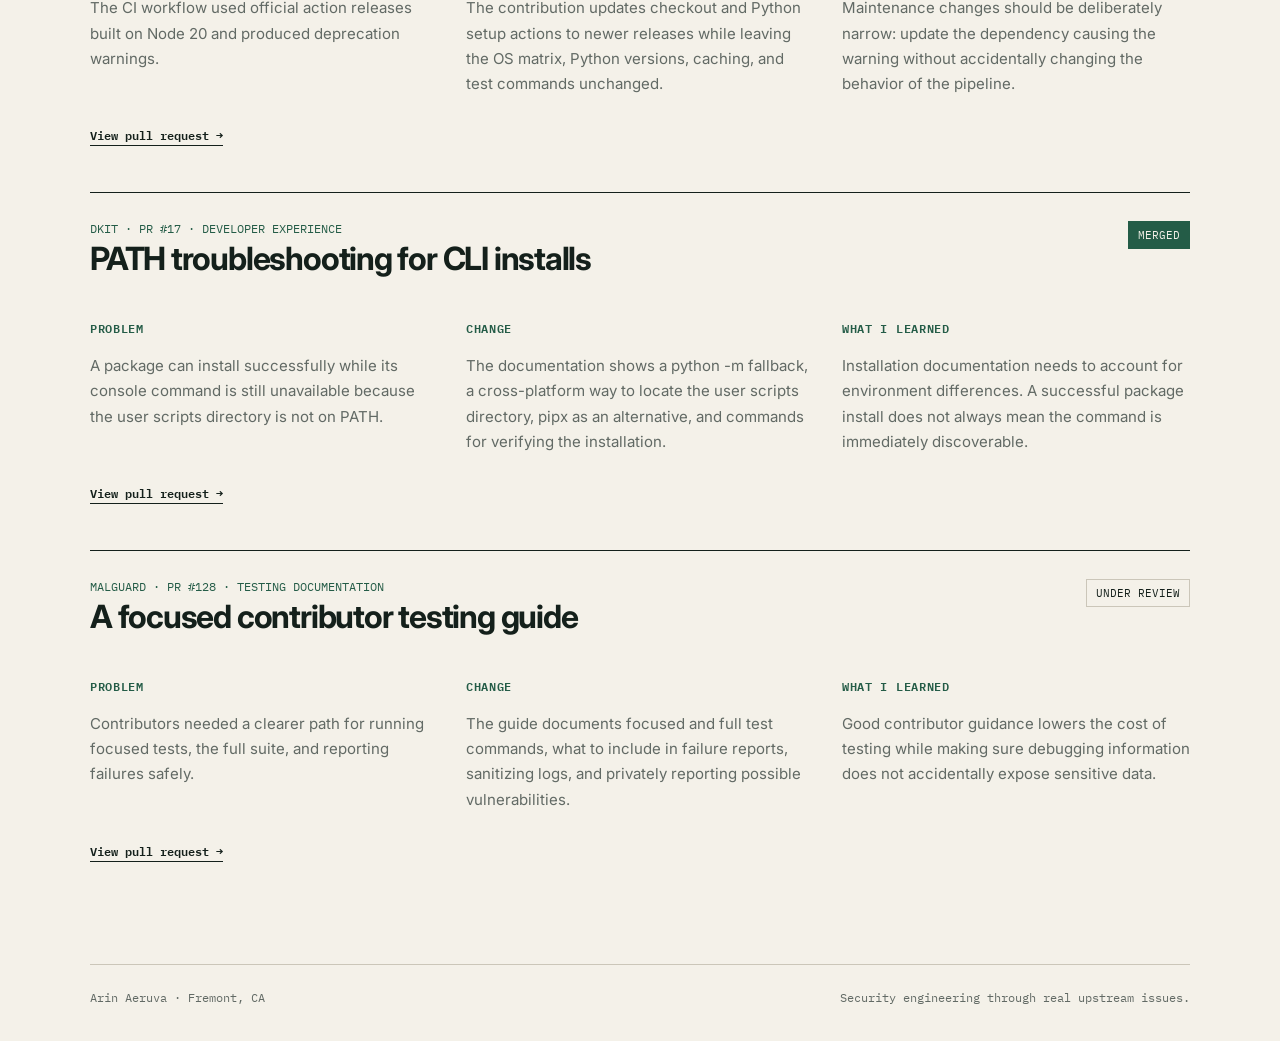
<file: open-source.html>
<!doctype html><html lang="en"><head><meta charset="utf-8"><meta name="viewport" content="width=device-width,initial-scale=1"><meta name="description" content="Open-source security contributions by Arin Aeruva."><title>Open Source — Arin Aeruva</title><link href="https://fonts.googleapis.com/css2?family=IBM+Plex+Mono:wght@400;500;600&family=Inter:wght@400;500;600;700&display=swap" rel="stylesheet"><link rel="stylesheet" href="/styles.css?v=20261021"></head><body><header class="site-header"><nav class="nav wrap"><a class="mark" href="/"><span>A</span>ARIN AERUVA</a><button class="menu">MENU</button><div class="links"><a href="/experience.html">Experience</a><a href="/projects.html">Projects</a><a href="/toolkit.html">Toolkit</a><a aria-current="page" href="/open-source.html">Open Source</a><a href="/writeups.html">Writeups</a><a href="/about.html">About</a></div></nav></header><main class="page"><header class="page-head"><div class="wrap"><div class="kicker">OPEN SOURCE / NOVEMBER 2026</div><h1>Security work contributed upstream.</h1><p>I started contributing to existing projects to get experience reading unfamiliar code, working from real issue reports, adding regression coverage, and putting changes through maintainer review. These notes explain the problem each contribution addresses and the practical effect of the change.</p></div></header><div class="content wrap"><section class="contrib-summary"><div class="contrib-stat"><strong>GitHub</strong><span>external contribution history</span></div><div class="contrib-stat"><strong>Live</strong><span>PR status linked below</span></div></section><p style="margin:1.25rem 0 2rem"><a class="contrib-link" href="https://github.com/search?q=author%3Aarin30+is%3Apr&type=pullrequests" target="_blank" rel="noopener noreferrer">View all my pull requests on GitHub →</a> <span style="opacity:.75">Open, merged, and draft status can change; use GitHub links for the latest state.</span></p><section class="overview-card" style="margin-bottom:2rem"><h2 style="font-size:1.1rem;margin-top:0">Recently merged · November 2026</h2><p>Accepted upstream changes, with links to the merged pull requests.</p><p><a class="contrib-link" href="https://github.com/stefankoegl/python-json-patch/pull/254">python-json-patch #254: close jsondiff input files after loading documents (merged Nov 5)</a><br><a class="contrib-link" href="https://github.com/stefankoegl/python-json-pointer/pull/109">python-json-pointer #109: wrap sequence append type errors in JsonPointerException (merged Nov 5; included in release 3.9)</a></p></section><section class="overview-card" style="margin-bottom:2rem"><h2 style="font-size:1.1rem;margin-top:0">Selected open pull requests</h2><p>Submitted upstream and not yet merged as of November 6, 2026. Review and CI status may change; the links are the source of truth.</p><p><a class="contrib-link" href="https://github.com/MalGuard/malguard-core/pull/133">MalGuard #133: URLhaus adapter — draft; local validation reported passing, awaiting hosted CI and maintainer review</a><br><a class="contrib-link" href="https://github.com/parse-community/Parse-SDK-JS/pull/3170">Parse SDK JS #3170: safe retry cancellation behavior</a><br><a class="contrib-link" href="https://github.com/fitbenchmarking/fitbenchmarking/pull/1810">FitBenchmarking #1810: diagnostic error messages (coverage report under investigation)</a><br><a class="contrib-link" href="https://github.com/AnChainAI/anchain-data-mcp/pull/3">AnChain Data MCP #3: console-command packaging fix</a><br><a class="contrib-link" href="https://github.com/Yelp/detect-secrets/pull/1004">Yelp detect-secrets #1004: reduce Jupyter image false positives</a><br><a class="contrib-link" href="https://github.com/confident-ai/deepeval/pull/3536">DeepEval #3536: preserve quoted text in JSON comma repair</a><br><a class="contrib-link" href="https://github.com/jtesta/ssh-audit/pull/384">ssh-audit #384: Dropbear hybrid key exchange metadata</a><br><a class="contrib-link" href="https://github.com/limitlessprojects/Go-Hybrid/pull/3329">Go-Hybrid #3329: conflict-marker detection in manifests</a><br><a class="contrib-link" href="https://github.com/limitlessprojects/Go-Hybrid/pull/3565">Go-Hybrid #3565: environment-prefixed Python test recognition</a><br><a class="contrib-link" href="https://github.com/obielin/skillshield/pull/87">Skillshield #87: versioned pip index override detection</a><br><a class="contrib-link" href="https://github.com/Anonymoose725/pylon/pull/28">Pylon #28: mutable defaults in async and keyword-only parameters</a><br><a class="contrib-link" href="https://github.com/Anonymoose725/pylon/pull/29">Pylon #29: dotted-import bound-name recognition</a><br><a class="contrib-link" href="https://github.com/Tonysk8cr/LETW/pull/63">LETW #63: opt-in extraction previews and delay removal</a><br><a class="contrib-link" href="https://github.com/jwulff/fantasy-sports/pull/181">Fantasy Sports #181: avoid cookie-age warnings for API keys</a><br><a class="contrib-link" href="https://github.com/hariom123-dev/Warden-AI/pull/19">Warden-AI #19: MCP request path validation</a><br><a class="contrib-link" href="https://github.com/vrd07/Quant_Trading/pull/31">Quant Trading #31: kill-switch and cooldown tests</a><br><a class="contrib-link" href="https://github.com/MalGuard/malguard-core/pull/128">MalGuard #128: contributor testing guide</a></p></section><section class="overview-card" style="margin-bottom:2rem"><h2>Recent contributions · November 2026</h2><p>These contributions have code and tests submitted upstream; an open PR is not a merged change.</p><p><a class="contrib-link" href="/malguard-writeup.html">Case study: MalGuard URLhaus adapter and hardening review →</a><br><a class="contrib-link" href="/parse-sdk-writeup.html">Case study: safe network retries in Parse SDK →</a></p><p><a class="contrib-link" href="https://github.com/confident-ai/deepeval/pull/3536">DeepEval #3536: preserve quoted JSON strings during trailing-comma repair</a><br><a class="contrib-link" href="https://github.com/jtesta/ssh-audit/pull/384">ssh-audit #384: Dropbear hybrid key-exchange metadata</a><br><a class="contrib-link" href="https://github.com/limitlessprojects/Go-Hybrid/pull/3329">Go-Hybrid #3329: detect conflict markers in dependency manifests (bounty consideration requested, not awarded)</a><br><a class="contrib-link" href="https://github.com/fitbenchmarking/fitbenchmarking/pull/1810">FitBenchmarking #1810: correct diagnostic error messages</a><br><a class="contrib-link" href="https://github.com/Anonymoose725/pylon/pull/27">Pylon #27: shadowed Python builtin detection</a><br><a class="contrib-link" href="https://github.com/elifalanrocha/openring/pull/11">Openring #11: configurable server host</a><br><a class="contrib-link" href="https://github.com/amlaban65/whyfull/pull/9">Whyfull #9: safely quote log paths in suggested commands</a><br><a class="contrib-link" href="https://github.com/AnChainAI/anchain-data-mcp/pull/3">AnChain Data MCP #3: repair console-command packaging</a></p></section><section class="contrib-list"><article class="contrib"><div class="contrib-head"><div><div class="contrib-meta">GUARDIAN PROTOCOL · PR #182 · AI AGENT SECURITY</div><h2>Give GP-0002 a distinct exfiltration scenario</h2></div><span class="contrib-status merged">MERGED</span></div><div class="contrib-grid"><div><h3>Problem</h3><p>Two AI-agent attack patterns were effectively exercising the same experiment, which weakened the distinction between the scenarios and their security coverage.</p></div><div><h3>Change</h3><p>The contribution gives GP-0002 its own seeded customer-record exfiltration path through an HTTP tool, with a separate canary, precondition, judge, evidence text, hardened control path, and regression coverage that keeps the scenarios distinct.</p></div><div><h3>What I learned</h3><p>Security tests need to prove distinct behaviors, not just carry different labels. Separating the attack chain and expected evidence makes the coverage more meaningful and easier to validate.</p></div></div><a class="contrib-link" href="https://github.com/guardianprotocol-ai/registry/pull/182">View pull request →</a></article>
<article class="contrib"><div class="contrib-head"><div><div class="contrib-meta">OPENPULSE · PR #122 · SECRET HANDLING</div><h2>Keep GitHub tokens out of process arguments</h2></div><span class="contrib-status merged">MERGED</span></div><div class="contrib-grid"><div><h3>Problem</h3><p>Passing GitHub tokens through command-line arguments can expose secrets through process listings and shell history.</p></div><div><h3>Change</h3><p>The contribution deprecates the token flag, adds a bounded token-file option, preserves explicit precedence rules, and adds resolver and CLI regression coverage. The full test suite reported 758 passing tests.</p></div><div><h3>What I learned</h3><p>Secret handling includes how credentials enter a program, not just how they are stored. Safer interfaces should reduce accidental exposure without breaking existing workflows abruptly.</p></div></div><a class="contrib-link" href="https://github.com/IkarusAILabs/OpenPulse/pull/122">View pull request →</a></article>
<article class="contrib"><div class="contrib-head"><div><div class="contrib-meta">BROKOLI · PR #884 · VULNERABILITY SCANNING</div><h2>Distinguish unavailable vulnerability scans</h2></div><span class="contrib-status">UNDER REVIEW</span></div><div class="contrib-grid"><div><h3>Problem</h3><p>A vulnerability scanner that cannot run or returns unusable output should not be treated the same as a successful scan with no findings.</p></div><div><h3>Change</h3><p>The contribution separates unavailable scanner states from genuine vulnerability findings, validates the pinned govulncheck version, and adds regression coverage for offline installation, malformed output, version mismatches, and real findings.</p></div><div><h3>What I learned</h3><p>Security tooling needs to distinguish “no vulnerability found” from “the check never produced trustworthy evidence.” Availability failures should not silently become green results.</p></div></div><a class="contrib-link" href="https://github.com/Tnsor-Labs/brokoli/pull/884">View pull request →</a></article>

<article class="contrib"><div class="contrib-head"><div><div class="contrib-meta">GOMBIT · PR #613 · AUTHENTICATION</div><h2>Return the right Bearer challenge on handler 401s</h2></div><span class="contrib-status merged">MERGED</span></div><div class="contrib-grid"><div><h3>Problem</h3><p>Some session-revocation routes could return a handler-generated 401 without the WWW-Authenticate Bearer challenge expected by clients using Bearer authentication.</p></div><div><h3>Change</h3><p>The fix adds the Bearer challenge to those 401 responses while leaving cookie-mode responses and non-401 errors unchanged, with focused regression coverage around the boundary.</p></div><div><h3>What I learned</h3><p>Authentication behavior is more than accepting or rejecting credentials. HTTP challenge semantics are part of the contract clients depend on, and fixes should avoid changing unrelated auth modes.</p></div></div><a class="contrib-link" href="https://github.com/gombit-dev/gombit/pull/613">View pull request →</a></article>
<article class="contrib"><div class="contrib-head"><div><div class="contrib-meta">GOMBIT · PR #614 · API CONTRACT</div><h2>Document resend rate limiting in the API contract</h2></div><span class="contrib-status merged">MERGED</span></div><div class="contrib-grid"><div><h3>Problem</h3><p>The email-verification resend endpoint already returned 429 when rate limited, but that behavior and its Retry-After header were missing from the declared OpenAPI contract.</p></div><div><h3>Change</h3><p>The contribution declares the 429 response, requires an integer Retry-After value, preserves the existing error envelope, covers Bearer and cookie modes, and updates generated TypeScript contract artifacts.</p></div><div><h3>What I learned</h3><p>Runtime behavior and generated API contracts need to agree. Otherwise client code can be technically correct against the documentation and still be surprised in production.</p></div></div><a class="contrib-link" href="https://github.com/gombit-dev/gombit/pull/614">View pull request →</a></article>
<article class="contrib"><div class="contrib-head"><div><div class="contrib-meta">TAINTWATCH · PR #31 · SECURITY</div><h2>Optional API-key authentication</h2></div><span class="contrib-status merged">MERGED</span></div><div class="contrib-grid"><div><h3>Problem</h3><p>The server needed a simple way to protect API requests when an operator wants authentication.</p></div><div><h3>Change</h3><p>The contribution adds optional X-API-Key authentication, uses constant-time comparison for the configured secret, and returns a consistent 401 response for missing or invalid keys.</p></div><div><h3>What I learned</h3><p>Authentication changes need secure secret comparison, predictable failure behavior, backward compatibility, and tests for enabled, disabled, valid, and invalid cases.</p></div></div><a class="contrib-link" href="https://github.com/eyadstein/taintwatch/pull/31">View pull request →</a></article>
<article class="contrib"><div class="contrib-head"><div><div class="contrib-meta">AUTENTICO · PR #490 · SECURITY</div><h2>Keep query-string secrets out of request logs</h2></div><span class="contrib-status merged">MERGED</span></div><div class="contrib-grid"><div><h3>Problem</h3><p>Logging a full request URL can copy reset tokens, magic-link tokens, authorization codes, and PKCE verifiers into access logs.</p></div><div><h3>Change</h3><p>The logger records the request path without the query string. Regression coverage verifies that useful path information remains while sensitive parameter values do not appear.</p></div><div><h3>What I learned</h3><p>A secret can be protected in the application and still leak through observability. Logging boundaries are part of the security boundary.</p></div></div><a class="contrib-link" href="https://github.com/eugenioenko/autentico/pull/490">View pull request →</a></article>
<article class="contrib"><div class="contrib-head"><div><div class="contrib-meta">YELP DETECT-SECRETS · PR #1004 · SECURITY</div><h2>Reduce false positives from notebook images</h2></div><span class="contrib-status">UNDER REVIEW</span></div><div class="contrib-grid"><div><h3>Problem</h3><p>Base64-encoded images embedded in Jupyter notebooks can look like high-entropy secrets and create noisy false positives.</p></div><div><h3>Change</h3><p>The filter recognizes image payloads in notebooks, including data-image Base64 URIs, without excluding the rest of the notebook from secret scanning.</p></div><div><h3>What I learned</h3><p>A security filter should remove noise narrowly. Ignoring the whole notebook would reduce false positives by creating a blind spot for real secrets.</p></div></div><a class="contrib-link" href="https://github.com/Yelp/detect-secrets/pull/1004">View pull request →</a></article>
<article class="contrib"><div class="contrib-head"><div><div class="contrib-meta">APACHE MAGPIE · PR #1745 · CVE WORKFLOW</div><h2>Recognize ASF CVE bookkeeping senders</h2></div><span class="contrib-status merged">MERGED</span></div><div class="contrib-grid"><div><h3>Problem</h3><p>Automated ASF CVE bookkeeping messages could bypass the initial sender pre-filter and enter normal security triage.</p></div><div><h3>Change</h3><p>The contribution configures security@apache.org as an organization-wide CVE-tool sender, adds setup guidance for confirmed CNA reviewers, and adds regression coverage for reservation and reviewer-comment messages.</p></div><div><h3>What I learned</h3><p>Security automation depends on correct routing as much as detection. Known system traffic should be identified early without guessing identities or weakening handling of real reports.</p></div></div><a class="contrib-link" href="https://github.com/apache/magpie/pull/1745">View pull request →</a></article>
<article class="contrib"><div class="contrib-head"><div><div class="contrib-meta">AUTENTICO · PR #454 · SECURITY DOCUMENTATION</div><h2>Bring security-audit findings up to date</h2></div><span class="contrib-status merged">MERGED</span></div><div class="contrib-grid"><div><h3>Problem</h3><p>The security review document no longer accurately reflected which findings were resolved, still open, or not planned.</p></div><div><h3>Change</h3><p>The update marks the retired JWT dependency finding resolved, links active plaintext-token and TOTP findings to their tracking issues, and records the CSP follow-up status.</p></div><div><h3>What I learned</h3><p>Security documentation is useful only when it matches the actual code and remediation state. Stale findings create confusion about current risk.</p></div></div><a class="contrib-link" href="https://github.com/eugenioenko/autentico/pull/454">View pull request →</a></article>
<article class="contrib"><div class="contrib-head"><div><div class="contrib-meta">DKIT · PR #19 · CI</div><h2>Update GitHub Actions for Node 24</h2></div><span class="contrib-status merged">MERGED</span></div><div class="contrib-grid"><div><h3>Problem</h3><p>The CI workflow used official action releases built on Node 20 and produced deprecation warnings.</p></div><div><h3>Change</h3><p>The contribution updates checkout and Python setup actions to newer releases while leaving the OS matrix, Python versions, caching, and test commands unchanged.</p></div><div><h3>What I learned</h3><p>Maintenance changes should be deliberately narrow: update the dependency causing the warning without accidentally changing the behavior of the pipeline.</p></div></div><a class="contrib-link" href="https://github.com/Bytewave1/dkit/pull/19">View pull request →</a></article>
<article class="contrib"><div class="contrib-head"><div><div class="contrib-meta">DKIT · PR #17 · DEVELOPER EXPERIENCE</div><h2>PATH troubleshooting for CLI installs</h2></div><span class="contrib-status merged">MERGED</span></div><div class="contrib-grid"><div><h3>Problem</h3><p>A package can install successfully while its console command is still unavailable because the user scripts directory is not on PATH.</p></div><div><h3>Change</h3><p>The documentation shows a python -m fallback, a cross-platform way to locate the user scripts directory, pipx as an alternative, and commands for verifying the installation.</p></div><div><h3>What I learned</h3><p>Installation documentation needs to account for environment differences. A successful package install does not always mean the command is immediately discoverable.</p></div></div><a class="contrib-link" href="https://github.com/Bytewave1/dkit/pull/17">View pull request →</a></article>
<article class="contrib"><div class="contrib-head"><div><div class="contrib-meta">MALGUARD · PR #128 · TESTING DOCUMENTATION</div><h2>A focused contributor testing guide</h2></div><span class="contrib-status">UNDER REVIEW</span></div><div class="contrib-grid"><div><h3>Problem</h3><p>Contributors needed a clearer path for running focused tests, the full suite, and reporting failures safely.</p></div><div><h3>Change</h3><p>The guide documents focused and full test commands, what to include in failure reports, sanitizing logs, and privately reporting possible vulnerabilities.</p></div><div><h3>What I learned</h3><p>Good contributor guidance lowers the cost of testing while making sure debugging information does not accidentally expose sensitive data.</p></div></div><a class="contrib-link" href="https://github.com/MalGuard/malguard-core/pull/128">View pull request →</a></article>
</section></div></main><footer class="footer wrap"><span>Arin Aeruva · Fremont, CA</span><span>Security engineering through real upstream issues.</span></footer><script src="/site.js"></script></body></html>
</file>
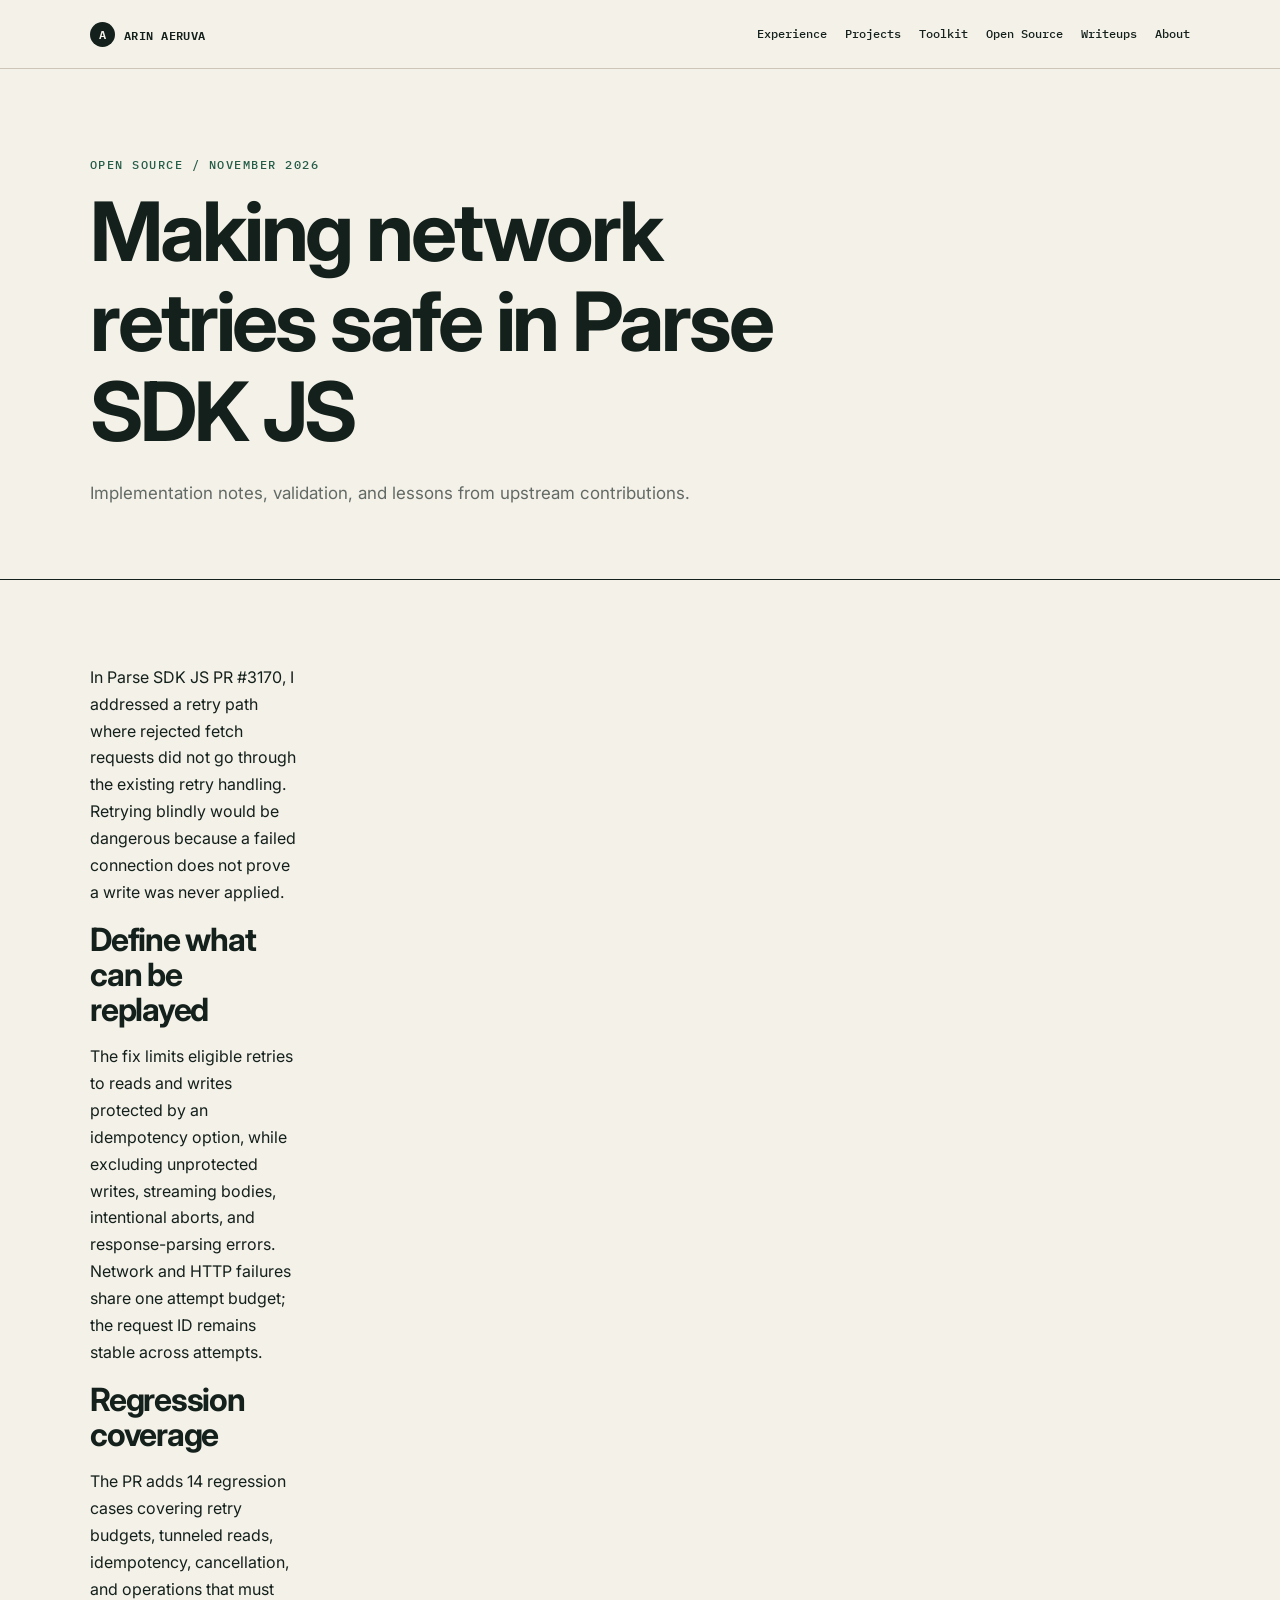
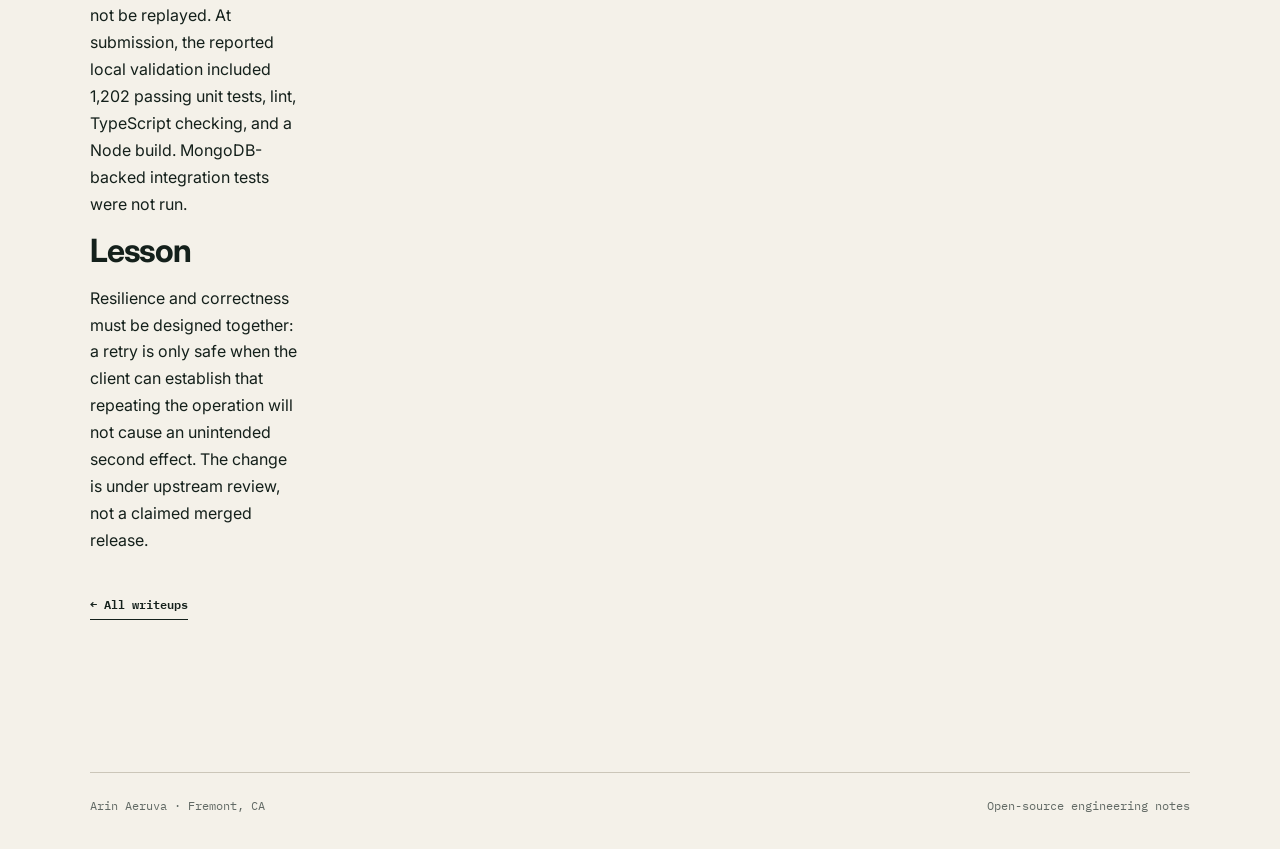
<file: parse-sdk-writeup.html>
<!doctype html><html lang="en"><head><meta charset="utf-8"><meta name="viewport" content="width=device-width,initial-scale=1"><title>Making network retries safe in Parse SDK JS — Arin Aeruva</title><link href="https://fonts.googleapis.com/css2?family=IBM+Plex+Mono:wght@400;500;600&family=Inter:wght@400;500;600;700&display=swap" rel="stylesheet"><link rel="stylesheet" href="/styles.css"></head><body><header class="site-header"><nav class="nav wrap"><a class="mark" href="/"><span>A</span>ARIN AERUVA</a><button class="menu">MENU</button><div class="links"><a href="/experience.html">Experience</a><a href="/projects.html">Projects</a><a href="/toolkit.html">Toolkit</a><a href="/open-source.html">Open Source</a><a href="/writeups.html">Writeups</a><a href="/about.html">About</a></div></nav></header><main class="page"><header class="page-head"><div class="wrap"><div class="kicker">OPEN SOURCE / NOVEMBER 2026</div><h1>Making network retries safe in Parse SDK JS</h1><p>Implementation notes, validation, and lessons from upstream contributions.</p></div></header><div class="content wrap"><article class="role"><div class="role-body"><p>In <a href="https://github.com/parse-community/Parse-SDK-JS/pull/3170">Parse SDK JS PR #3170</a>, I addressed a retry path where rejected fetch requests did not go through the existing retry handling. Retrying blindly would be dangerous because a failed connection does not prove a write was never applied.</p><h2>Define what can be replayed</h2><p>The fix limits eligible retries to reads and writes protected by an idempotency option, while excluding unprotected writes, streaming bodies, intentional aborts, and response-parsing errors. Network and HTTP failures share one attempt budget; the request ID remains stable across attempts.</p><h2>Regression coverage</h2><p>The PR adds 14 regression cases covering retry budgets, tunneled reads, idempotency, cancellation, and operations that must not be replayed. At submission, the reported local validation included 1,202 passing unit tests, lint, TypeScript checking, and a Node build. MongoDB-backed integration tests were not run.</p><h2>Lesson</h2><p>Resilience and correctness must be designed together: a retry is only safe when the client can establish that repeating the operation will not cause an unintended second effect. The change is <a href="https://github.com/parse-community/Parse-SDK-JS/pull/3170">under upstream review</a>, not a claimed merged release.</p><p><a class="plain-link" href="/writeups.html">← All writeups</a></p></div></article></div></main><footer class="footer wrap"><span>Arin Aeruva · Fremont, CA</span><span>Open-source engineering notes</span></footer><script src="/site.js"></script></body></html>
</file>
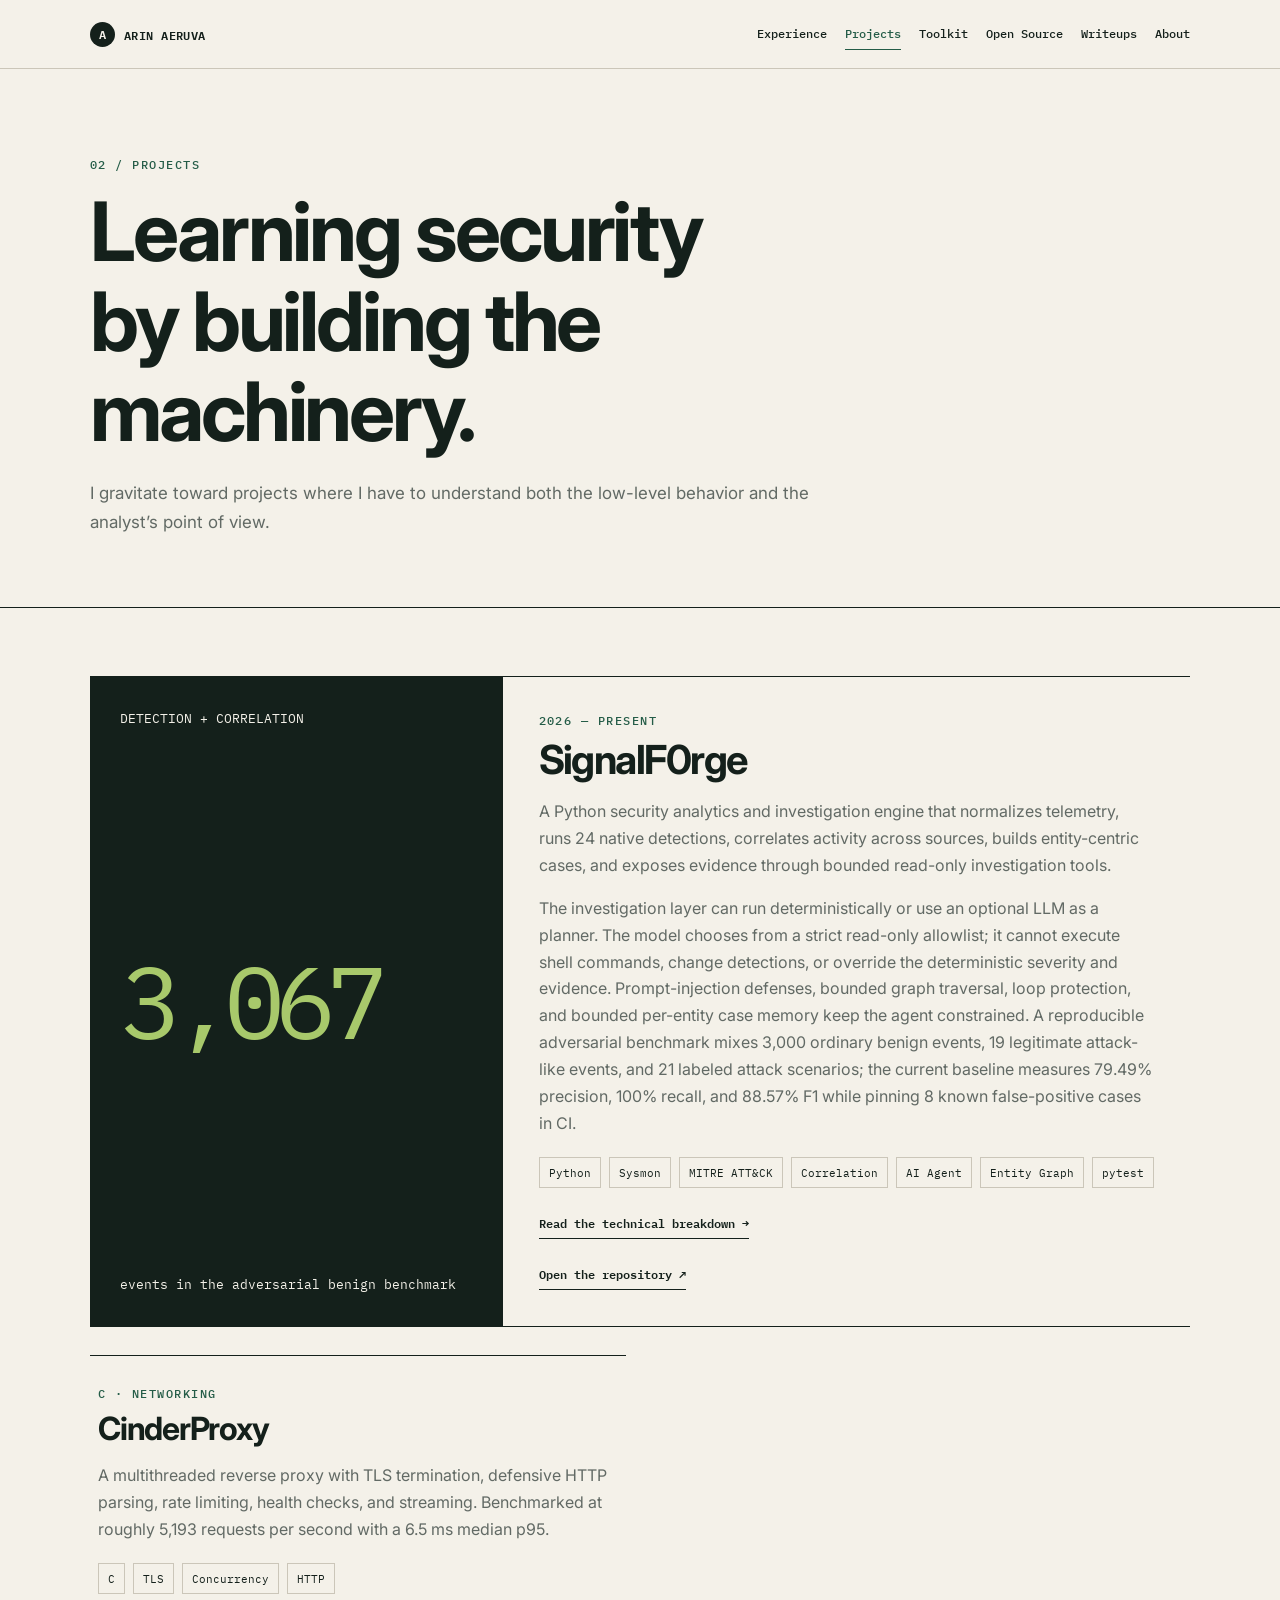
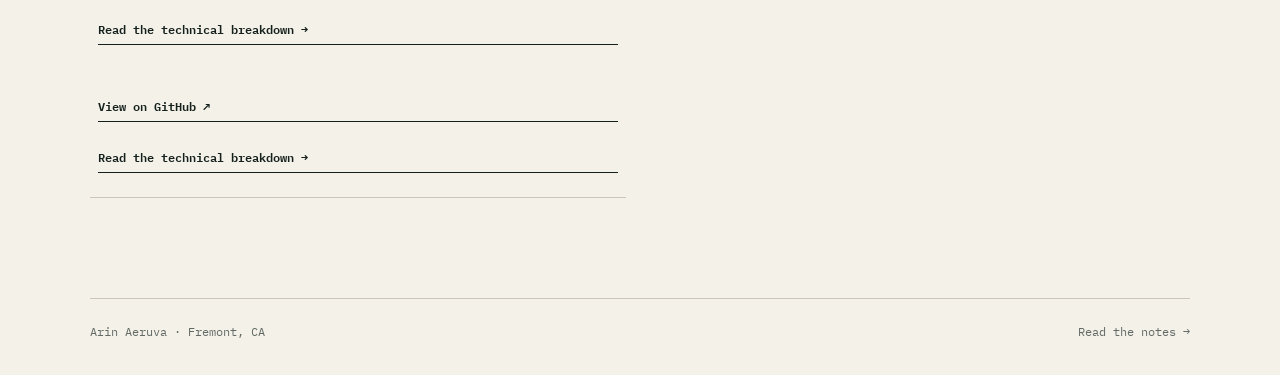
<file: projects.html>
<!doctype html><html lang="en"><head><meta charset="utf-8"><meta name="viewport" content="width=device-width,initial-scale=1"><title>Projects — Arin Aeruva</title><link href="https://fonts.googleapis.com/css2?family=IBM+Plex+Mono:wght@400;500;600&family=Inter:wght@400;500;600;700&display=swap" rel="stylesheet"><link rel="stylesheet" href="/styles.css?v=20261020"></head><body><header class="site-header"><nav class="nav wrap"><a class="mark" href="/"><span>A</span>ARIN AERUVA</a><button class="menu">MENU</button><div class="links"><a href="/experience.html">Experience</a><a aria-current="page" href="/projects.html">Projects</a><a href="/toolkit.html">Toolkit</a><a href="/open-source.html">Open Source</a><a href="/writeups.html">Writeups</a><a href="/about.html">About</a></div></nav></header><main class="page"><header class="page-head"><div class="wrap"><div class="kicker">02 / Projects</div><h1>Learning security by building the machinery.</h1><p>I gravitate toward projects where I have to understand both the low-level behavior and the analyst’s point of view.</p></div></header><div class="content wrap project-list"><article class="project-feature"><div class="project-visual"><small>DETECTION + CORRELATION</small><div class="big">3,067</div><small>events in the adversarial benign benchmark</small></div><div class="project-copy"><div><div class="kicker">2026 — Present</div><h2>SignalF0rge</h2><p>A Python security analytics and investigation engine that normalizes telemetry, runs 24 native detections, correlates activity across sources, builds entity-centric cases, and exposes evidence through bounded read-only investigation tools.</p><p>The investigation layer can run deterministically or use an optional LLM as a planner. The model chooses from a strict read-only allowlist; it cannot execute shell commands, change detections, or override the deterministic severity and evidence. Prompt-injection defenses, bounded graph traversal, loop protection, and bounded per-entity case memory keep the agent constrained. A reproducible adversarial benchmark mixes 3,000 ordinary benign events, 19 legitimate attack-like events, and 21 labeled attack scenarios; the current baseline measures 79.49% precision, 100% recall, and 88.57% F1 while pinning 8 known false-positive cases in CI.</p><div class="chips"><span class="chip">Python</span><span class="chip">Sysmon</span><span class="chip">MITRE ATT&amp;CK</span><span class="chip">Correlation</span><span class="chip">AI Agent</span><span class="chip">Entity Graph</span><span class="chip">pytest</span></div></div><div><a class="plain-link" href="/signalforge-writeup.html">Read the technical breakdown →</a><br><a class="plain-link" href="https://github.com/arin30/SignalF0rge">Open the repository ↗</a></div></div></article><div class="mini-projects"><article class="mini-project"><div><div class="kicker">C · NETWORKING</div><h2>CinderProxy</h2><p>A multithreaded reverse proxy with TLS termination, defensive HTTP parsing, rate limiting, health checks, and streaming. Benchmarked at roughly 5,193 requests per second with a 6.5 ms median p95.</p><div class="chips"><span class="chip">C</span><span class="chip">TLS</span><span class="chip">Concurrency</span><span class="chip">HTTP</span></div></div><a class="plain-link" href="/cinderproxy-writeup.html">Read the technical breakdown →</a><br><a class="plain-link" href="https://github.com/arin30/CinderProxy">View on GitHub ↗</a></article></div></div></main><footer class="footer wrap"><span>Arin Aeruva · Fremont, CA</span><span><a href="/writeups.html">Read the notes →</a></span></footer><script src="/site.js"></script></body></html>
</file>
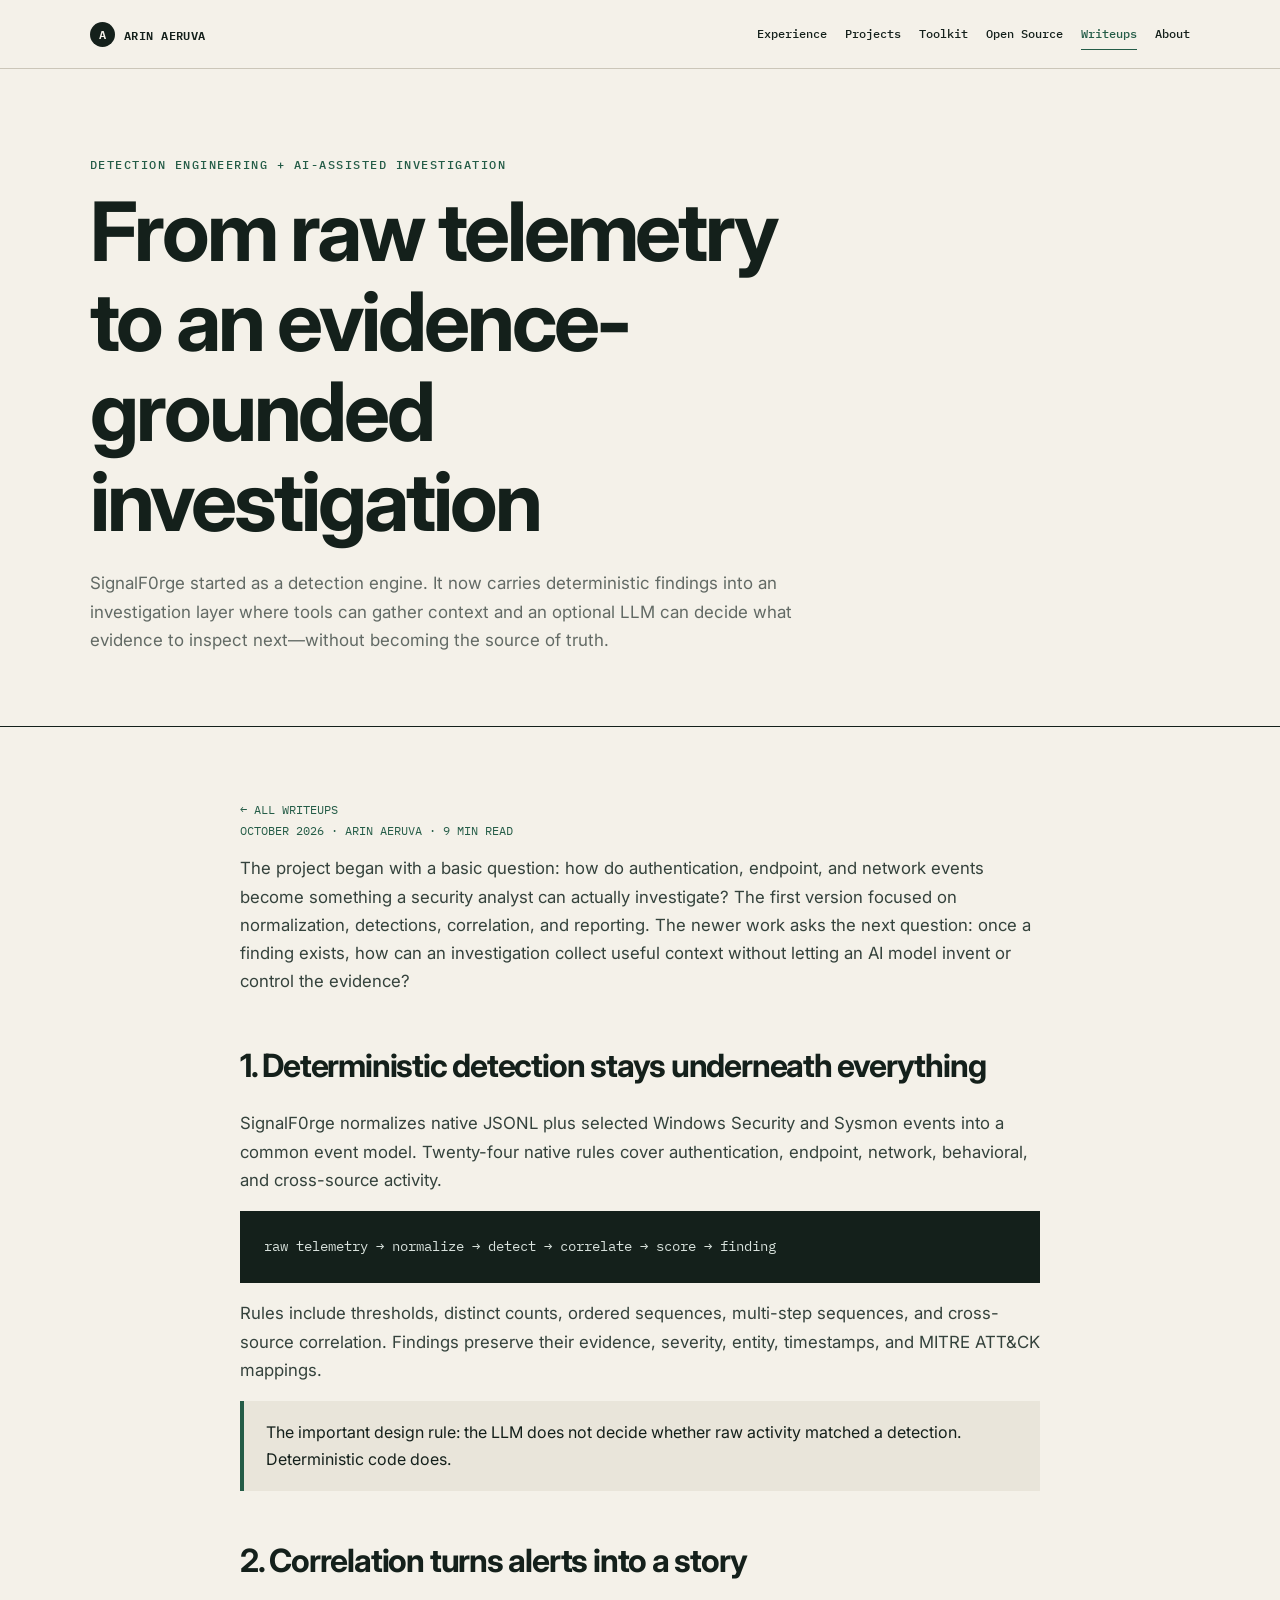
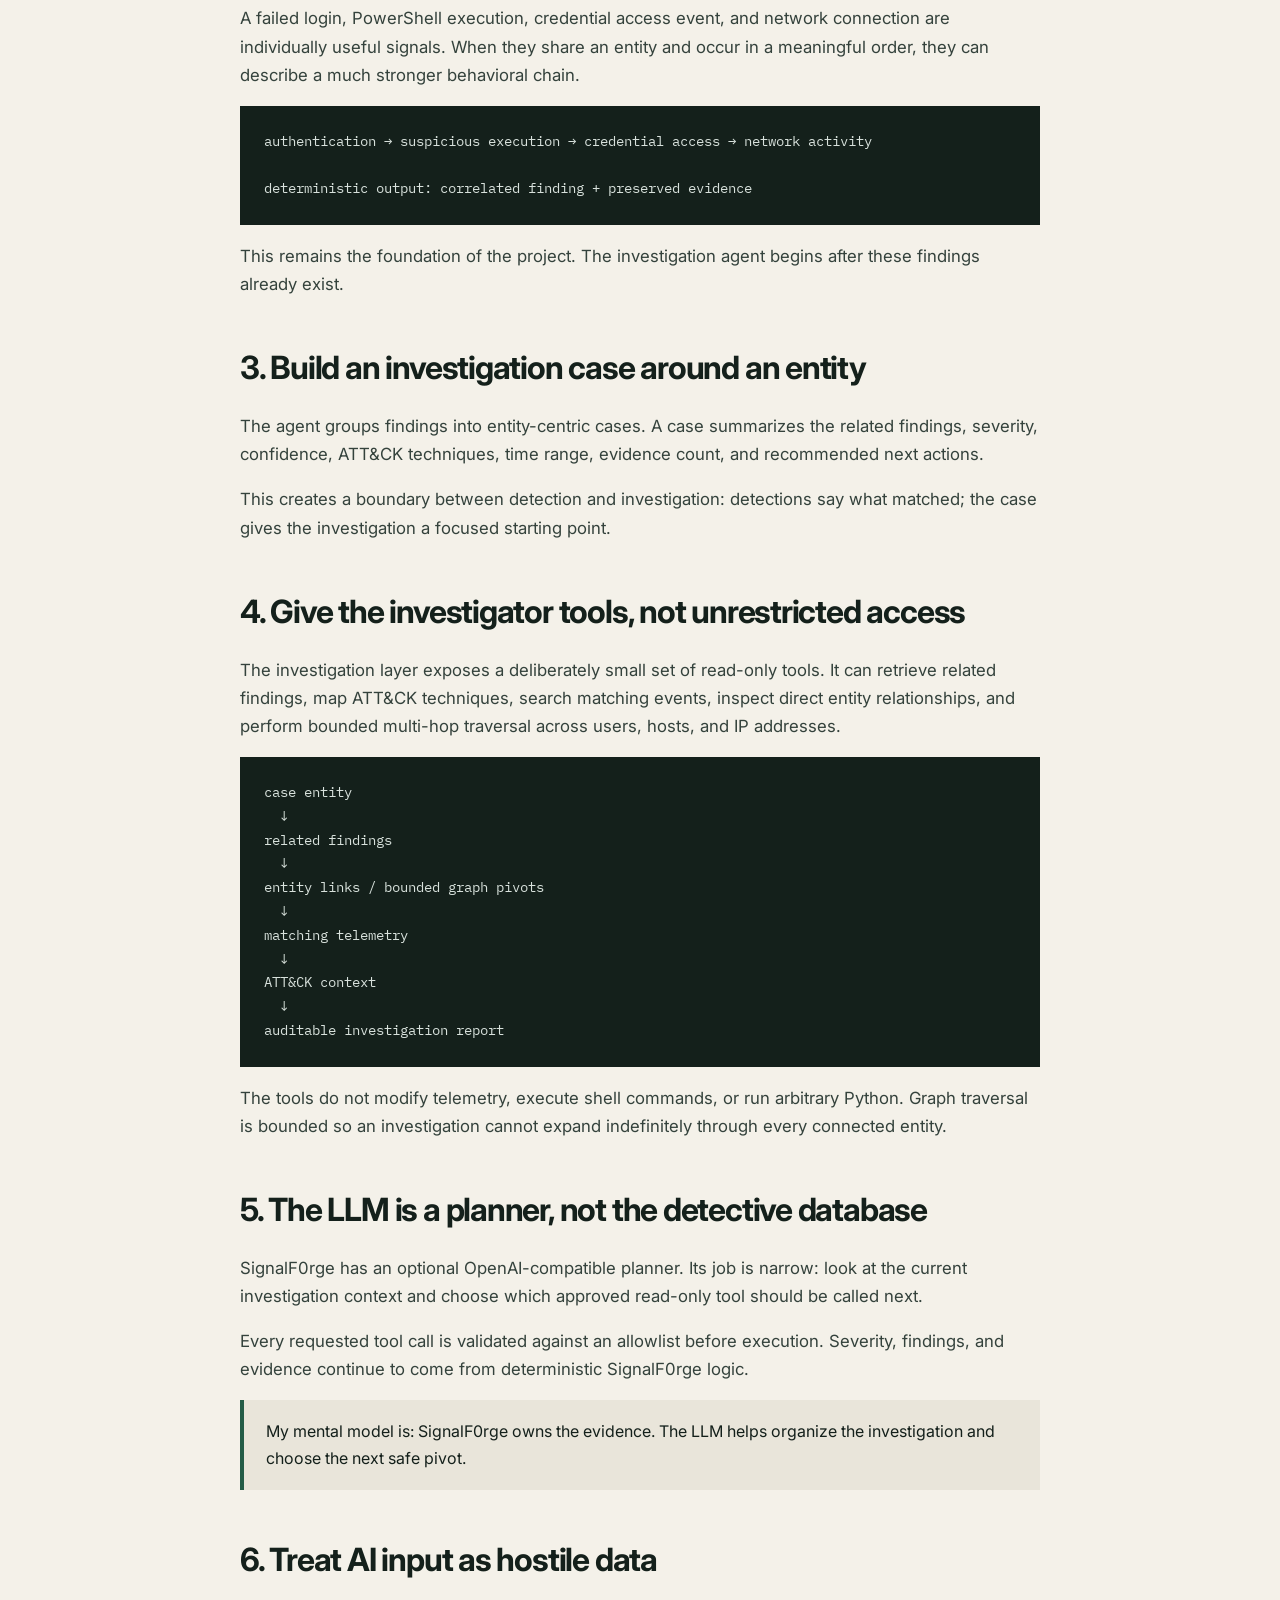
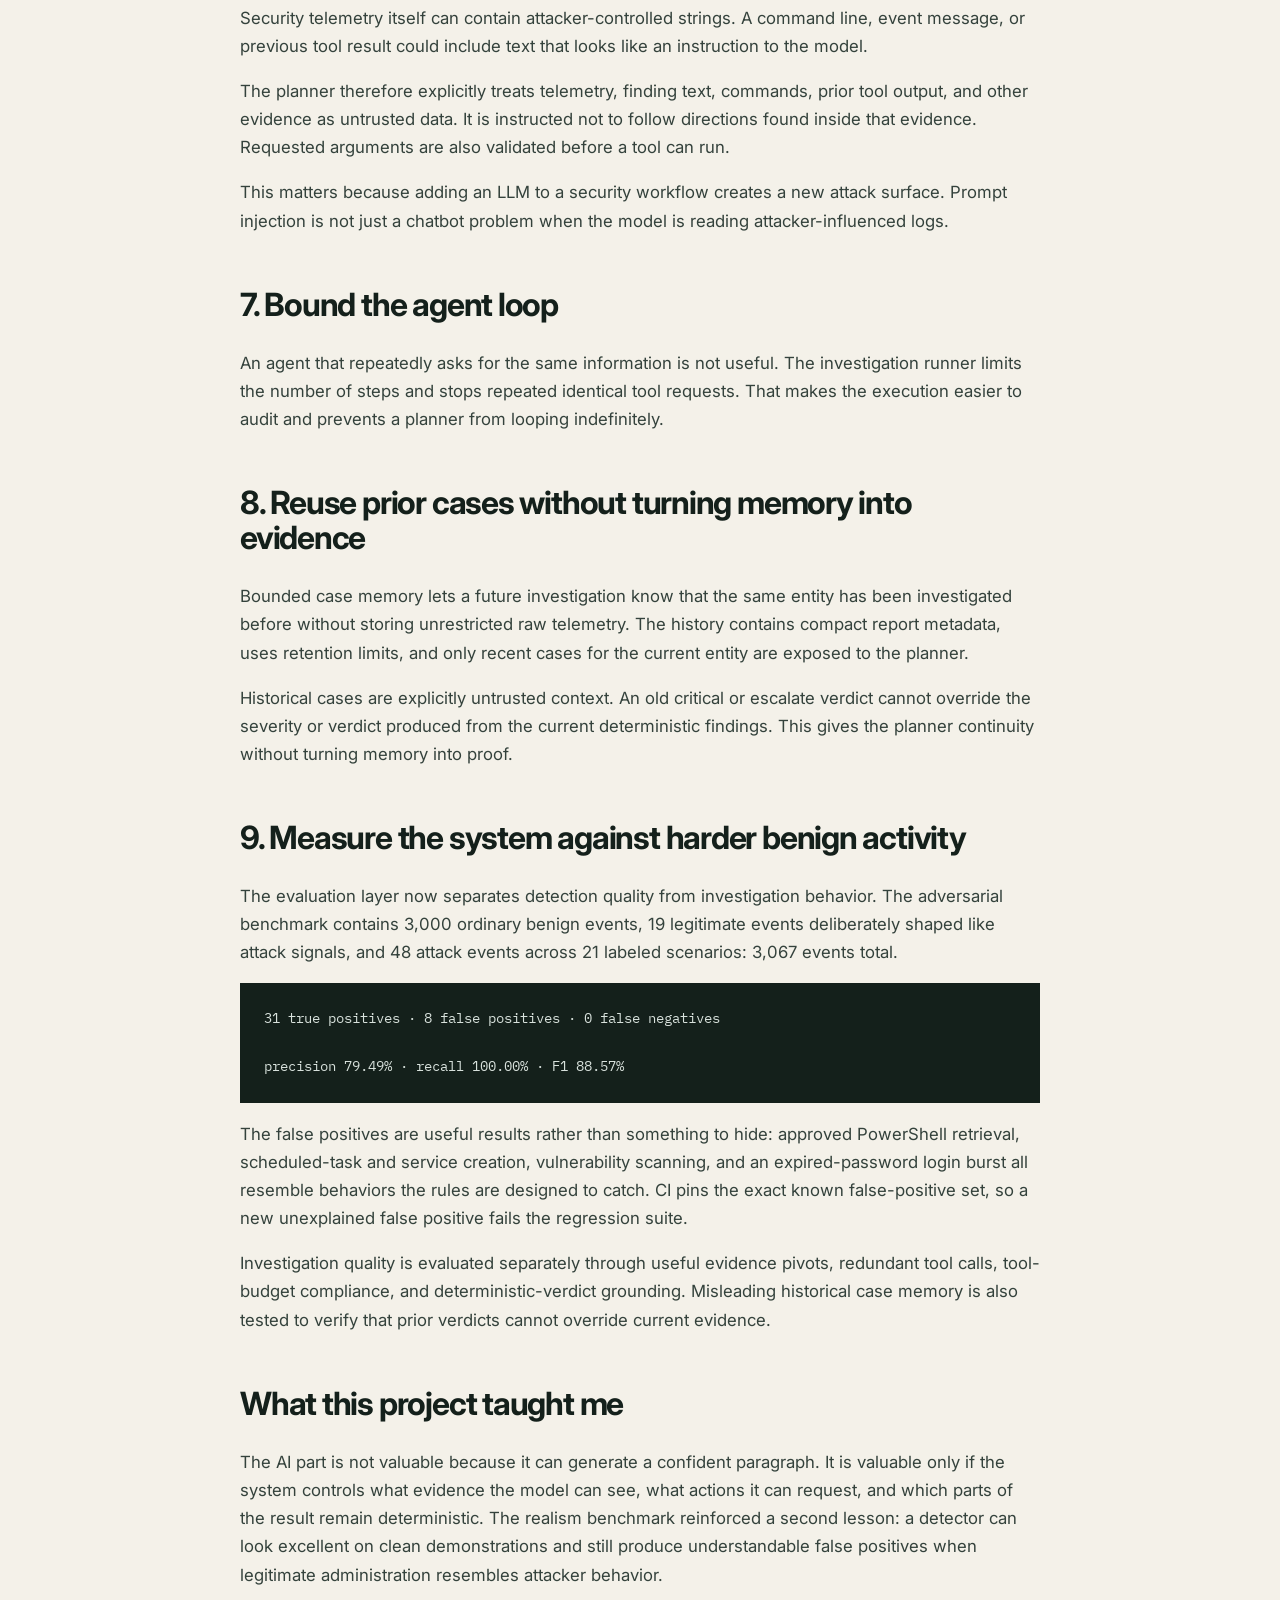
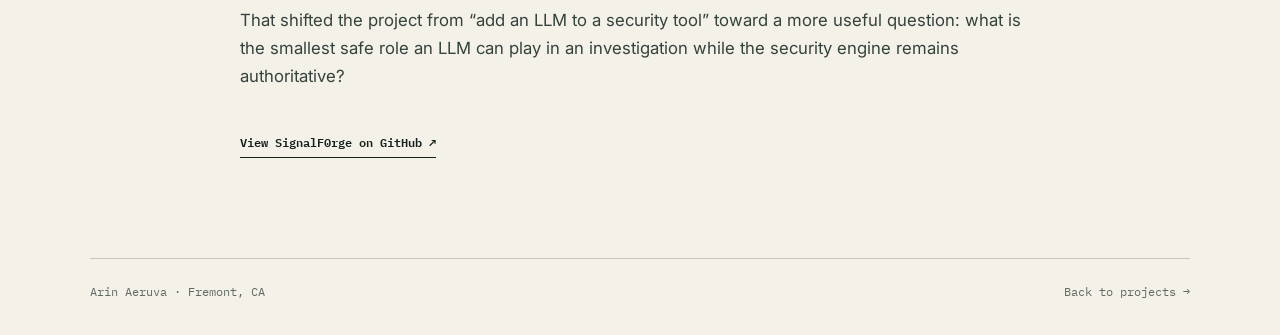
<file: signalforge-writeup.html>
<!doctype html><html lang="en"><head><meta charset="utf-8"><meta name="viewport" content="width=device-width,initial-scale=1"><title>SignalF0rge: detection to investigation — Arin Aeruva</title><link href="https://fonts.googleapis.com/css2?family=IBM+Plex+Mono:wght@400;500;600&family=Inter:wght@400;500;600;700&display=swap" rel="stylesheet"><link rel="stylesheet" href="/styles.css?v=20261021"></head><body><header class="site-header"><nav class="nav wrap"><a class="mark" href="/"><span>A</span>ARIN AERUVA</a><button class="menu">MENU</button><div class="links"><a href="/experience.html">Experience</a><a href="/projects.html">Projects</a><a href="/toolkit.html">Toolkit</a><a href="/open-source.html">Open Source</a><a aria-current="page" href="/writeups.html">Writeups</a><a href="/about.html">About</a></div></nav></header><main class="page"><header class="page-head"><div class="wrap"><div class="kicker">Detection engineering + AI-assisted investigation</div><h1>From raw telemetry to an evidence-grounded investigation</h1><p>SignalF0rge started as a detection engine. It now carries deterministic findings into an investigation layer where tools can gather context and an optional LLM can decide what evidence to inspect next—without becoming the source of truth.</p></div></header><article class="content article"><a class="back" href="/writeups.html">← ALL WRITEUPS</a><div class="article-meta">OCTOBER 2026 · ARIN AERUVA · 9 MIN READ</div><p>The project began with a basic question: how do authentication, endpoint, and network events become something a security analyst can actually investigate? The first version focused on normalization, detections, correlation, and reporting. The newer work asks the next question: once a finding exists, how can an investigation collect useful context without letting an AI model invent or control the evidence?</p><h2>1. Deterministic detection stays underneath everything</h2><p>SignalF0rge normalizes native JSONL plus selected Windows Security and Sysmon events into a common event model. Twenty-four native rules cover authentication, endpoint, network, behavioral, and cross-source activity.</p><pre>raw telemetry → normalize → detect → correlate → score → finding</pre><p>Rules include thresholds, distinct counts, ordered sequences, multi-step sequences, and cross-source correlation. Findings preserve their evidence, severity, entity, timestamps, and MITRE ATT&amp;CK mappings.</p><div class="aside">The important design rule: the LLM does not decide whether raw activity matched a detection. Deterministic code does.</div><h2>2. Correlation turns alerts into a story</h2><p>A failed login, PowerShell execution, credential access event, and network connection are individually useful signals. When they share an entity and occur in a meaningful order, they can describe a much stronger behavioral chain.</p><pre>authentication → suspicious execution → credential access → network activity<br><br>deterministic output: correlated finding + preserved evidence</pre><p>This remains the foundation of the project. The investigation agent begins after these findings already exist.</p><h2>3. Build an investigation case around an entity</h2><p>The agent groups findings into entity-centric cases. A case summarizes the related findings, severity, confidence, ATT&amp;CK techniques, time range, evidence count, and recommended next actions.</p><p>This creates a boundary between detection and investigation: detections say what matched; the case gives the investigation a focused starting point.</p><h2>4. Give the investigator tools, not unrestricted access</h2><p>The investigation layer exposes a deliberately small set of read-only tools. It can retrieve related findings, map ATT&amp;CK techniques, search matching events, inspect direct entity relationships, and perform bounded multi-hop traversal across users, hosts, and IP addresses.</p><pre>case entity
  ↓
related findings
  ↓
entity links / bounded graph pivots
  ↓
matching telemetry
  ↓
ATT&amp;CK context
  ↓
auditable investigation report</pre><p>The tools do not modify telemetry, execute shell commands, or run arbitrary Python. Graph traversal is bounded so an investigation cannot expand indefinitely through every connected entity.</p><h2>5. The LLM is a planner, not the detective database</h2><p>SignalF0rge has an optional OpenAI-compatible planner. Its job is narrow: look at the current investigation context and choose which approved read-only tool should be called next.</p><p>Every requested tool call is validated against an allowlist before execution. Severity, findings, and evidence continue to come from deterministic SignalF0rge logic.</p><div class="aside">My mental model is: SignalF0rge owns the evidence. The LLM helps organize the investigation and choose the next safe pivot.</div><h2>6. Treat AI input as hostile data</h2><p>Security telemetry itself can contain attacker-controlled strings. A command line, event message, or previous tool result could include text that looks like an instruction to the model.</p><p>The planner therefore explicitly treats telemetry, finding text, commands, prior tool output, and other evidence as untrusted data. It is instructed not to follow directions found inside that evidence. Requested arguments are also validated before a tool can run.</p><p>This matters because adding an LLM to a security workflow creates a new attack surface. Prompt injection is not just a chatbot problem when the model is reading attacker-influenced logs.</p><h2>7. Bound the agent loop</h2><p>An agent that repeatedly asks for the same information is not useful. The investigation runner limits the number of steps and stops repeated identical tool requests. That makes the execution easier to audit and prevents a planner from looping indefinitely.</p><h2>8. Reuse prior cases without turning memory into evidence</h2><p>Bounded case memory lets a future investigation know that the same entity has been investigated before without storing unrestricted raw telemetry. The history contains compact report metadata, uses retention limits, and only recent cases for the current entity are exposed to the planner.</p><p>Historical cases are explicitly untrusted context. An old critical or escalate verdict cannot override the severity or verdict produced from the current deterministic findings. This gives the planner continuity without turning memory into proof.</p><h2>9. Measure the system against harder benign activity</h2><p>The evaluation layer now separates detection quality from investigation behavior. The adversarial benchmark contains 3,000 ordinary benign events, 19 legitimate events deliberately shaped like attack signals, and 48 attack events across 21 labeled scenarios: 3,067 events total.</p><pre>31 true positives · 8 false positives · 0 false negatives<br><br>precision 79.49% · recall 100.00% · F1 88.57%</pre><p>The false positives are useful results rather than something to hide: approved PowerShell retrieval, scheduled-task and service creation, vulnerability scanning, and an expired-password login burst all resemble behaviors the rules are designed to catch. CI pins the exact known false-positive set, so a new unexplained false positive fails the regression suite.</p><p>Investigation quality is evaluated separately through useful evidence pivots, redundant tool calls, tool-budget compliance, and deterministic-verdict grounding. Misleading historical case memory is also tested to verify that prior verdicts cannot override current evidence.</p><h2>What this project taught me</h2><p>The AI part is not valuable because it can generate a confident paragraph. It is valuable only if the system controls what evidence the model can see, what actions it can request, and which parts of the result remain deterministic. The realism benchmark reinforced a second lesson: a detector can look excellent on clean demonstrations and still produce understandable false positives when legitimate administration resembles attacker behavior.</p><p>That shifted the project from “add an LLM to a security tool” toward a more useful question: what is the smallest safe role an LLM can play in an investigation while the security engine remains authoritative?</p><a class="plain-link" href="https://github.com/arin30/SignalF0rge">View SignalF0rge on GitHub ↗</a></article></main><footer class="footer wrap"><span>Arin Aeruva · Fremont, CA</span><span><a href="/projects.html">Back to projects →</a></span></footer><script src="/site.js"></script></body></html>
</file>
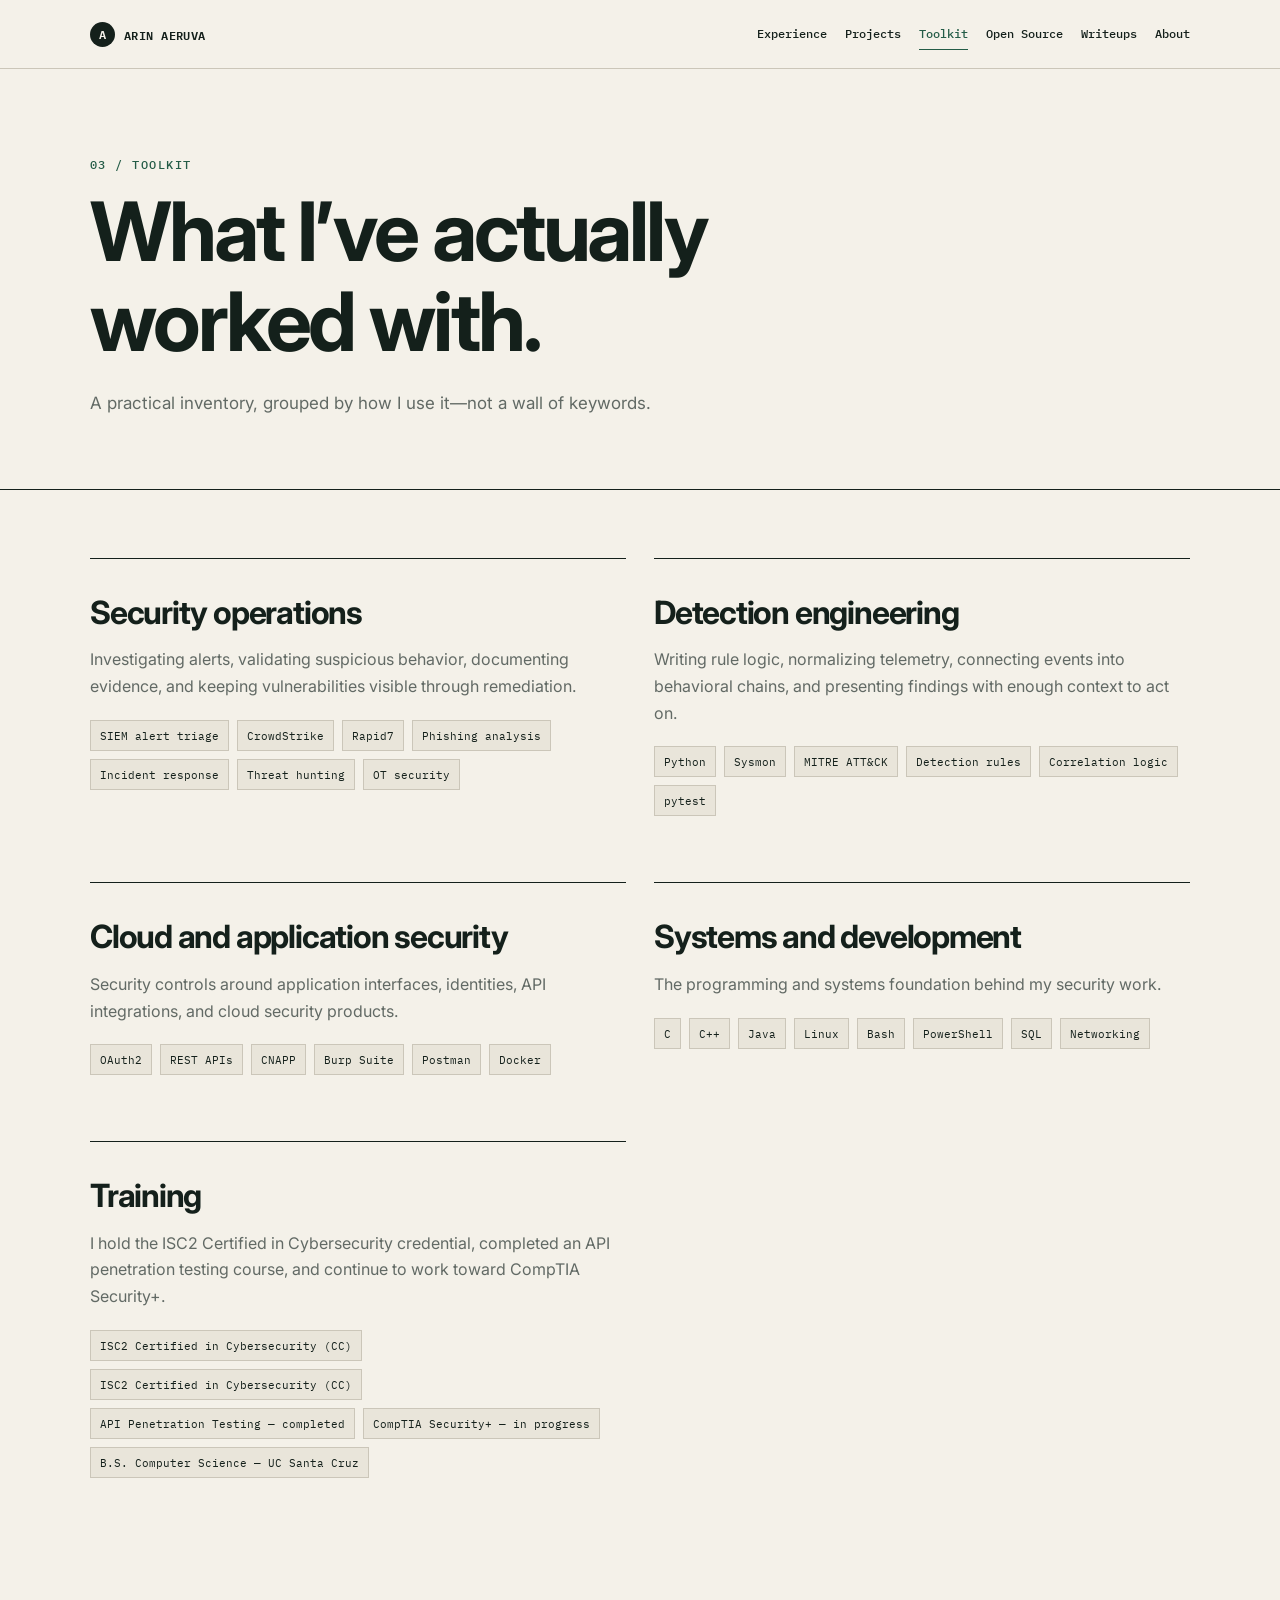
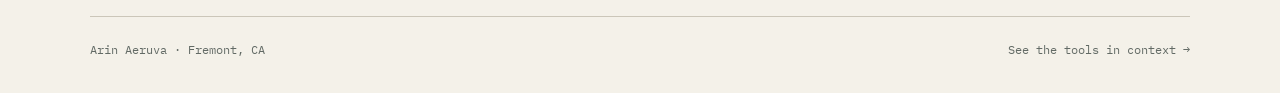
<file: toolkit.html>
<!doctype html><html lang="en"><head><meta charset="utf-8"><meta name="viewport" content="width=device-width,initial-scale=1"><title>Toolkit — Arin Aeruva</title><link href="https://fonts.googleapis.com/css2?family=IBM+Plex+Mono:wght@400;500;600&family=Inter:wght@400;500;600;700&display=swap" rel="stylesheet"><link rel="stylesheet" href="/styles.css?v=20261020"></head><body><header class="site-header"><nav class="nav wrap"><a class="mark" href="/"><span>A</span>ARIN AERUVA</a><button class="menu">MENU</button><div class="links"><a href="/experience.html">Experience</a><a href="/projects.html">Projects</a><a aria-current="page" href="/toolkit.html">Toolkit</a><a href="/open-source.html">Open Source</a><a href="/writeups.html">Writeups</a><a href="/about.html">About</a></div></nav></header><main class="page"><header class="page-head"><div class="wrap"><div class="kicker">03 / Toolkit</div><h1>What I’ve actually worked with.</h1><p>A practical inventory, grouped by how I use it—not a wall of keywords.</p></div></header><div class="content wrap tool-groups"><section class="tool-group"><h2>Security operations</h2><p>Investigating alerts, validating suspicious behavior, documenting evidence, and keeping vulnerabilities visible through remediation.</p><div class="tool-list"><span class="tool">SIEM alert triage</span><span class="tool">CrowdStrike</span><span class="tool">Rapid7</span><span class="tool">Phishing analysis</span><span class="tool">Incident response</span><span class="tool">Threat hunting</span><span class="tool">OT security</span></div></section><section class="tool-group"><h2>Detection engineering</h2><p>Writing rule logic, normalizing telemetry, connecting events into behavioral chains, and presenting findings with enough context to act on.</p><div class="tool-list"><span class="tool">Python</span><span class="tool">Sysmon</span><span class="tool">MITRE ATT&amp;CK</span><span class="tool">Detection rules</span><span class="tool">Correlation logic</span><span class="tool">pytest</span></div></section><section class="tool-group"><h2>Cloud and application security</h2><p>Security controls around application interfaces, identities, API integrations, and cloud security products.</p><div class="tool-list"><span class="tool">OAuth2</span><span class="tool">REST APIs</span><span class="tool">CNAPP</span><span class="tool">Burp Suite</span><span class="tool">Postman</span><span class="tool">Docker</span></div></section><section class="tool-group"><h2>Systems and development</h2><p>The programming and systems foundation behind my security work.</p><div class="tool-list"><span class="tool">C</span><span class="tool">C++</span><span class="tool">Java</span><span class="tool">Linux</span><span class="tool">Bash</span><span class="tool">PowerShell</span><span class="tool">SQL</span><span class="tool">Networking</span></div></section><section class="tool-group"><h2>Training</h2><p>I completed an API penetration testing course and continue to work toward CompTIA Security+.</p><div class="tool-list"><span class="tool">ISC2 Certified in Cybersecurity (CC)</span><span class="tool">API Penetration Testing — completed</span><span class="tool">CompTIA Security+ — in progress</span><span class="tool">B.S. Computer Science — UC Santa Cruz</span></div></section></div></main><footer class="footer wrap"><span>Arin Aeruva · Fremont, CA</span><span><a href="/projects.html">See the tools in context →</a></span></footer><script src="/site.js"></script></body></html>
</file>
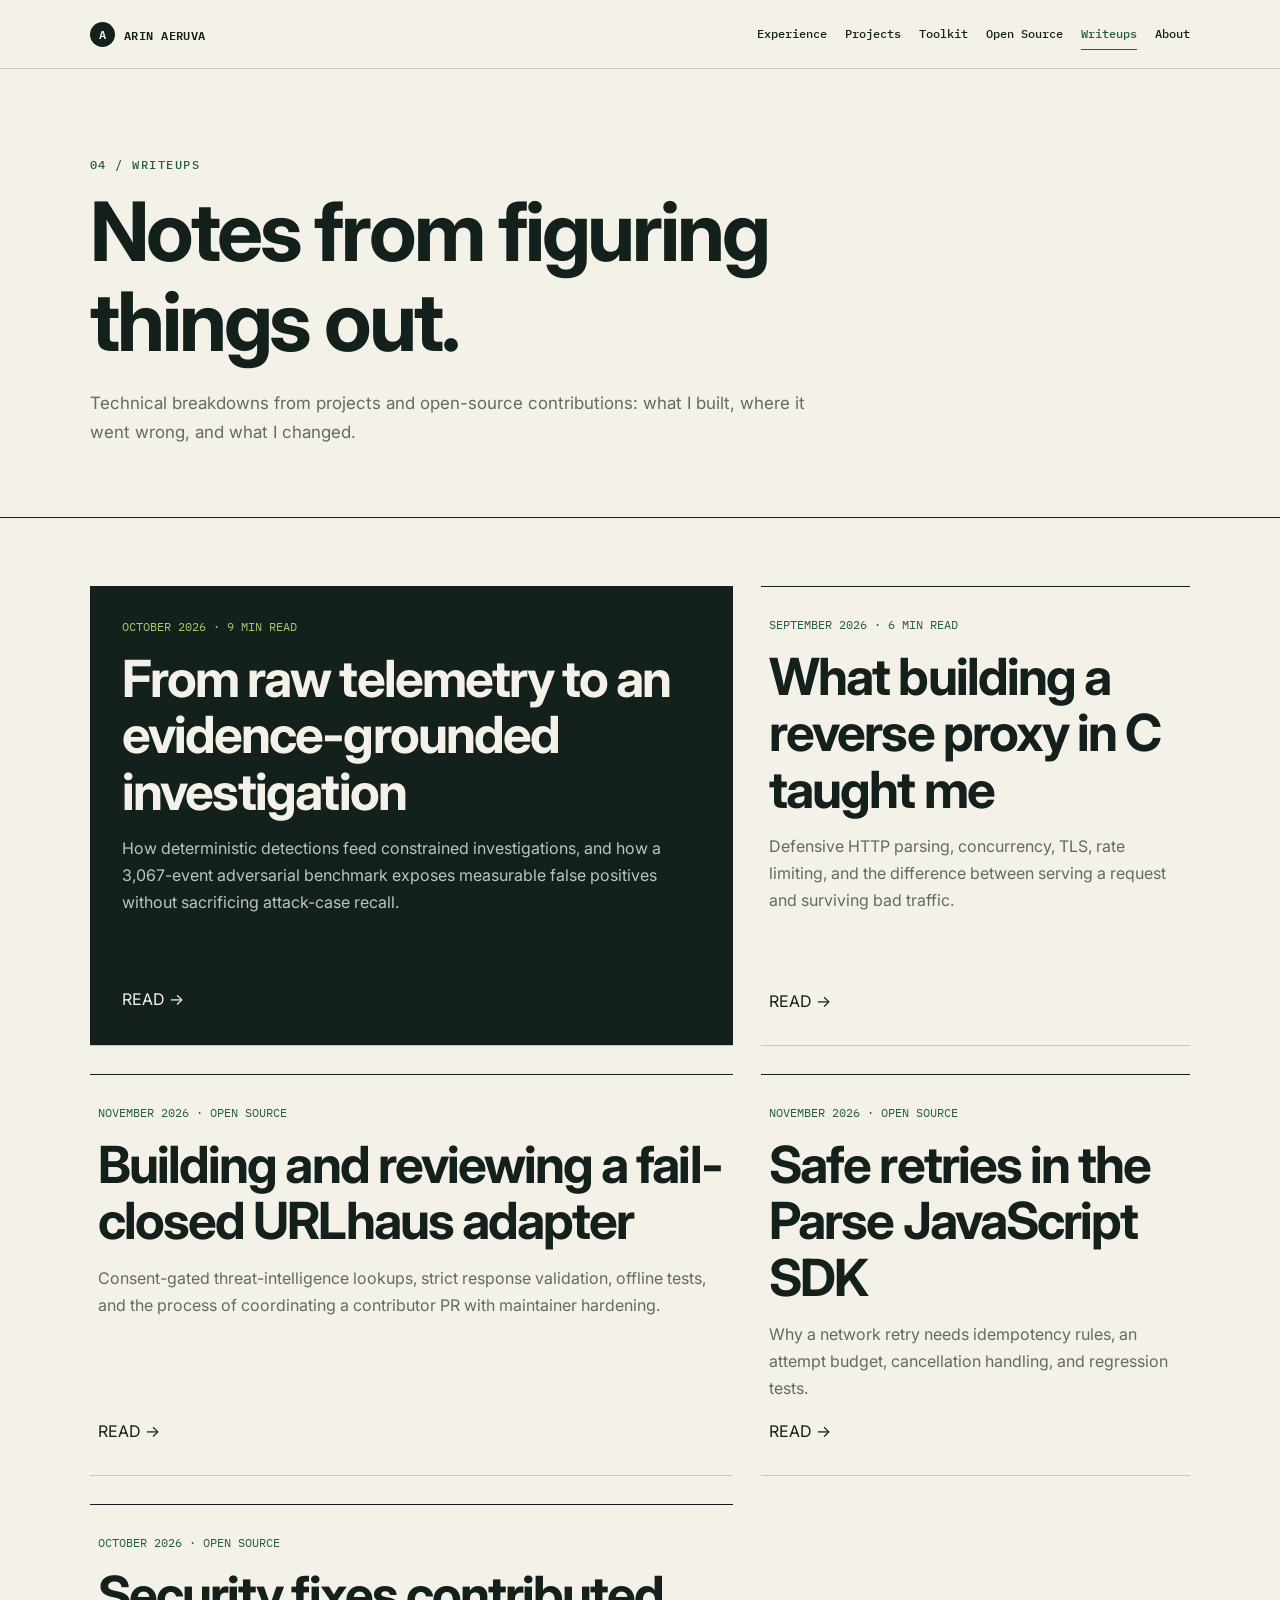
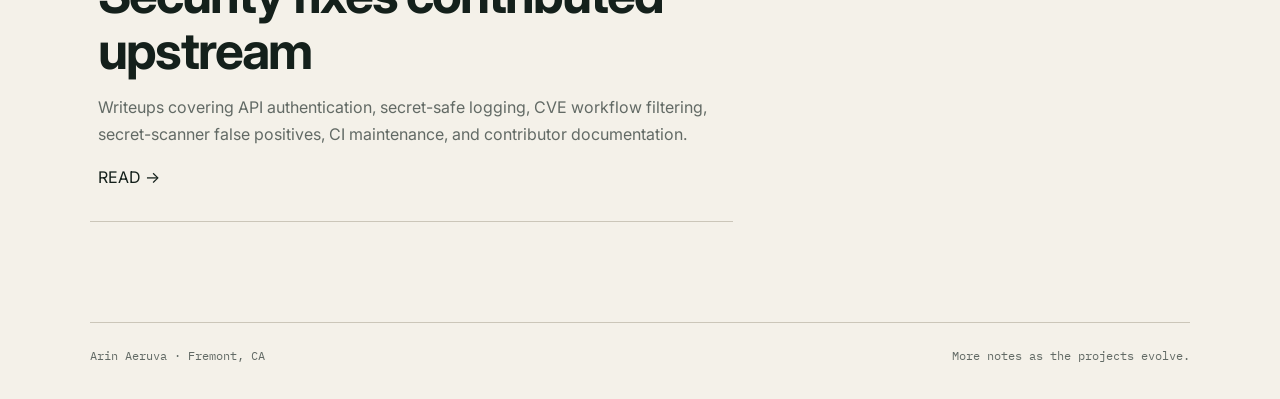
<file: writeups.html>
<!doctype html><html lang="en"><head><meta charset="utf-8"><meta name="viewport" content="width=device-width,initial-scale=1"><title>Writeups — Arin Aeruva</title><link href="https://fonts.googleapis.com/css2?family=IBM+Plex+Mono:wght@400;500;600&family=Inter:wght@400;500;600;700&display=swap" rel="stylesheet"><link rel="stylesheet" href="/styles.css?v=20261020"></head><body><header class="site-header"><nav class="nav wrap"><a class="mark" href="/"><span>A</span>ARIN AERUVA</a><button class="menu">MENU</button><div class="links"><a href="/experience.html">Experience</a><a href="/projects.html">Projects</a><a href="/toolkit.html">Toolkit</a><a href="/open-source.html">Open Source</a><a aria-current="page" href="/writeups.html">Writeups</a><a href="/about.html">About</a></div></nav></header><main class="page"><header class="page-head"><div class="wrap"><div class="kicker">04 / Writeups</div><h1>Notes from figuring things out.</h1><p>Technical breakdowns from projects and open-source contributions: what I built, where it went wrong, and what I changed.</p></div></header><div class="content wrap writing-grid"><a class="writing-card featured" href="/signalforge-writeup.html"><div><div class="date">OCTOBER 2026 · 9 MIN READ</div><h2>From raw telemetry to an evidence-grounded investigation</h2><p>How deterministic detections feed constrained investigations, and how a 3,067-event adversarial benchmark exposes measurable false positives without sacrificing attack-case recall.</p></div><span>READ →</span></a><a class="writing-card" href="/cinderproxy-writeup.html"><div><div class="date">SEPTEMBER 2026 · 6 MIN READ</div><h2>What building a reverse proxy in C taught me</h2><p>Defensive HTTP parsing, concurrency, TLS, rate limiting, and the difference between serving a request and surviving bad traffic.</p></div><span>READ →</span></a><a class="writing-card" href="/malguard-writeup.html"><div><div class="date">NOVEMBER 2026 · OPEN SOURCE</div><h2>Building and reviewing a fail-closed URLhaus adapter</h2><p>Consent-gated threat-intelligence lookups, strict response validation, offline tests, and the process of coordinating a contributor PR with maintainer hardening.</p></div><span>READ →</span></a><a class="writing-card" href="/parse-sdk-writeup.html"><div><div class="date">NOVEMBER 2026 · OPEN SOURCE</div><h2>Safe retries in the Parse JavaScript SDK</h2><p>Why a network retry needs idempotency rules, an attempt budget, cancellation handling, and regression tests.</p></div><span>READ →</span></a><a class="writing-card" href="/open-source.html"><div><div class="date">OCTOBER 2026 · OPEN SOURCE</div><h2>Security fixes contributed upstream</h2><p>Writeups covering API authentication, secret-safe logging, CVE workflow filtering, secret-scanner false positives, CI maintenance, and contributor documentation.</p></div><span>READ →</span></a></div></main><footer class="footer wrap"><span>Arin Aeruva · Fremont, CA</span><span>More notes as the projects evolve.</span></footer><script src="/site.js"></script></body></html>
</file>
<file: styles.css>
:root{--ink:#14201b;--paper:#f4f1e9;--soft:#e9e5da;--green:#245c47;--lime:#a8c96b;--line:#cbc6b9;--muted:#626a65;--mono:"IBM Plex Mono",monospace;--sans:Inter,Arial,sans-serif}
*{box-sizing:border-box}html{scroll-behavior:smooth}body{margin:0;background:var(--paper);color:var(--ink);font:16px/1.68 var(--sans);text-rendering:optimizeLegibility}a{color:inherit;text-decoration:none}::selection{background:var(--lime)}.wrap{width:min(1100px,calc(100% - 48px));margin:auto}
.site-header{position:sticky;top:0;z-index:20;background:#f4f1e9f2;backdrop-filter:blur(10px);border-bottom:1px solid var(--line)}.nav{min-height:68px;display:flex;align-items:center;justify-content:space-between;gap:24px}.mark{font:600 .78rem var(--mono);letter-spacing:.035em}.mark span{display:inline-grid;place-items:center;width:25px;height:25px;margin-right:9px;background:var(--ink);color:var(--paper);border-radius:50%}.links{display:flex;gap:18px;font:500 .75rem var(--mono)}.links a{padding:8px 0;border-bottom:1px solid transparent}.links a:hover,.links a[aria-current=page]{color:var(--green);border-bottom-color:var(--green)}.menu{display:none;background:none;border:1px solid var(--ink);padding:8px 10px;font:500 .75rem var(--mono)}.page{min-height:calc(100vh - 68px)}
.home-hero{display:grid;grid-template-columns:1.08fr .92fr;gap:82px;align-items:center;padding:104px 0 92px}.kicker{font:500 .72rem var(--mono);text-transform:uppercase;letter-spacing:.13em;color:var(--green)}h1,h2,h3{line-height:1.1;letter-spacing:-.038em}h1{font-size:clamp(3.25rem,6.2vw,5.55rem);margin:20px 0 28px;max-width:700px}.lede{max-width:650px;font-size:1.07rem;color:#46524c}.plain-link{display:inline-flex;gap:10px;margin-top:25px;font:600 .78rem var(--mono);border-bottom:1px solid var(--ink);padding-bottom:5px}.plain-link:hover{color:var(--green);border-color:var(--green)}
.status-board{position:relative;background:var(--soft);color:var(--ink);padding:27px 28px 25px;border-top:3px solid var(--ink);font-family:var(--mono);transform:rotate(.35deg)}.status-board:before{content:"FIELD NOTES / 09.26";position:absolute;right:0;top:-27px;color:var(--muted);font-size:.61rem;letter-spacing:.08em}.board-label{display:flex;justify-content:space-between;padding-bottom:18px;border-bottom:1px solid var(--line);font-size:.69rem;color:var(--muted)}.live{width:7px;height:7px;background:var(--green);border-radius:50%}.board-row{display:grid;grid-template-columns:92px 1fr;gap:14px;padding:15px 0;border-bottom:1px solid var(--line);font-size:.75rem}.board-row span{color:#78817c}.board-row b{font-weight:500;color:var(--green)}.board-note{color:#59645e;font-size:.73rem;margin:20px 0 0}
.home-grid{display:grid;grid-template-columns:1.12fr .94fr .94fr;border-top:1px solid var(--ink);margin-bottom:110px}.home-card{min-height:225px;padding:28px 28px 24px 0;border-bottom:1px solid var(--ink);display:flex;flex-direction:column;justify-content:space-between;transition:color .18s}.home-card+.home-card{padding-left:28px;border-left:1px solid var(--line)}.home-card:hover{color:var(--green)}.card-no{font:.7rem var(--mono);color:var(--muted)}.home-card h2{font-size:1.55rem;margin:0 0 11px}.home-card p{margin:0;color:var(--muted);font-size:.91rem;max-width:290px}.home-card>span:last-child{font:500 .75rem var(--mono);align-self:flex-end;transition:transform .18s}.home-card:hover>span:last-child{transform:translate(3px,-3px)}
.page-head{padding:88px 0 54px;border-bottom:1px solid var(--ink)}.page-head h1{font-size:clamp(3.2rem,6.4vw,5.75rem);margin:15px 0 22px}.page-head p{max-width:720px;color:var(--muted);font-size:1.06rem}.content{padding:68px 0 100px}.role{display:grid;grid-template-columns:210px 1fr;border-top:1px solid var(--ink);padding:36px 0}.role:first-child{border-top:0;padding-top:0}.role-meta{font:.76rem/1.7 var(--mono);color:var(--muted)}.role-body h2{font-size:2rem;margin:0}.company{font:.8rem var(--mono);color:var(--green);margin:5px 0 22px}.role-body p{max-width:760px}.fact-list{display:grid;grid-template-columns:repeat(3,1fr);gap:1px;background:var(--line);border:1px solid var(--line);margin-top:25px}.fact{background:var(--paper);padding:18px}.fact strong{display:block;font:600 1.3rem var(--mono);color:var(--green)}.fact span{font-size:.8rem;color:var(--muted)}
.project-list{display:grid;gap:28px}.project-feature{display:grid;grid-template-columns:.75fr 1.25fr;border-top:1px solid var(--ink);border-bottom:1px solid var(--ink)}.project-visual{background:var(--ink);color:var(--paper);padding:30px;min-height:370px;display:flex;flex-direction:column;justify-content:space-between;font-family:var(--mono)}.project-visual .big{font-size:clamp(4rem,8vw,7rem);color:var(--lime);letter-spacing:-.09em}.project-copy{padding:36px;display:flex;flex-direction:column;justify-content:space-between}.project-copy h2{font-size:2.5rem;margin:10px 0}.project-copy p,.mini-project p,.tool-group p,.writing-card p,.contact-grid p{color:var(--muted)}.chips,.tool-list{display:flex;flex-wrap:wrap;gap:8px;margin-top:20px}.chip,.tool{font:.71rem var(--mono);border:1px solid var(--line);padding:7px 9px}.mini-projects,.tool-groups{display:grid;grid-template-columns:1fr 1fr;gap:28px}.mini-project{border-top:1px solid var(--ink);border-bottom:1px solid var(--line);padding:30px 8px 24px;min-height:290px;display:flex;flex-direction:column;justify-content:space-between}.mini-project h2,.tool-group h2{font-size:2rem;margin:10px 0}.tool-group{border-top:1px solid var(--ink);padding:26px 0 38px}.tool{background:var(--soft)}
.writing-grid{display:grid;grid-template-columns:1.2fr .8fr;gap:28px}.writing-card{border-top:1px solid var(--ink);border-bottom:1px solid var(--line);padding:30px 8px;min-height:310px;display:flex;flex-direction:column;justify-content:space-between}.writing-card.featured{background:var(--ink);color:var(--paper);padding:32px;min-height:460px}.date{font:.72rem var(--mono);color:var(--green)}.featured .date{color:var(--lime)}.writing-card h2{font-size:clamp(1.9rem,4vw,3.2rem);margin:16px 0}.featured p{color:#b9c5bf}.article{max-width:800px;margin:auto}.article-meta,.back{font:.77rem var(--mono);color:var(--green)}.article h2{font-size:2rem;margin-top:52px}.article p{font-size:1.05rem;color:#34423c}.article pre{overflow:auto;background:var(--ink);color:#d8e1dc;padding:24px;font:14px/1.7 var(--mono);white-space:pre-wrap}.aside{border-left:4px solid var(--green);background:var(--soft);padding:18px 22px}
.contact-grid{display:grid;grid-template-columns:1fr .8fr;gap:60px}.contact-grid h2{font-size:clamp(2.4rem,5vw,4.5rem);margin:0}.contact-links{border-top:1px solid var(--ink)}.contact-link{display:flex;justify-content:space-between;padding:20px 0;border-bottom:1px solid var(--ink);font:500 .82rem var(--mono)}.contact-link:hover{color:var(--green);padding-left:8px}.footer{border-top:1px solid var(--line);padding:25px 0 36px;color:var(--muted);font:.73rem var(--mono);display:flex;justify-content:space-between}
.activity-section{padding:0 0 92px;border-top:1px solid var(--ink)}.section-intro{display:grid;grid-template-columns:1fr .8fr;gap:60px;align-items:end;padding:42px 0 34px}.section-intro h2{font-size:clamp(2.3rem,4vw,4rem);margin:12px 0 0;max-width:680px}.section-intro>p{margin:0;color:var(--muted);max-width:480px}.activity-grid{display:grid;grid-template-columns:repeat(2,1fr);gap:1px;background:var(--line);border:1px solid var(--line)}.activity-card{min-height:290px;background:var(--paper);padding:28px;display:flex;flex-direction:column}.activity-card.activity-feature{background:var(--ink);color:var(--paper)}.activity-top{display:flex;justify-content:space-between;gap:18px;font:.67rem var(--mono);letter-spacing:.06em;color:var(--muted)}.activity-feature .activity-top{color:#aebbb5}.activity-state{color:var(--lime)}.activity-card h3{font-size:1.8rem;margin:42px 0 16px}.activity-card p{margin:0;color:var(--muted);max-width:520px}.activity-feature p{color:#b9c5bf}.activity-feature .plain-link{color:var(--lime);border-color:var(--lime);margin-top:auto;align-self:flex-start}.recent-work{padding:0 0 100px}.recent-work .section-intro{padding-top:0}.timeline{border-top:1px solid var(--ink)}.timeline-row{display:grid;grid-template-columns:150px 1fr;gap:34px;padding:24px 0;border-bottom:1px solid var(--line)}.timeline-row time{font:.7rem var(--mono);color:var(--green)}.timeline-row strong{font-size:1rem}.timeline-row p{margin:5px 0 0;color:var(--muted);max-width:720px}
@media(max-width:800px){.wrap{width:calc(100% - 32px)}.links{display:none;position:absolute;top:67px;left:0;right:0;background:var(--paper);padding:16px 24px 22px;flex-direction:column;gap:4px;border-bottom:1px solid var(--line)}.links.open{display:flex}.menu{display:block}.home-hero,.role,.project-feature,.writing-grid,.contact-grid,.section-intro{grid-template-columns:1fr}.home-hero{padding:68px 0 62px;gap:58px}h1{font-size:clamp(3.05rem,15vw,4.2rem)}.status-board{transform:none}.status-board:before{display:none}.home-grid,.mini-projects,.tool-groups,.fact-list,.activity-grid{grid-template-columns:1fr}.home-card{min-height:190px;padding:25px 0}.home-card+.home-card{padding-left:0;border-left:0}.page-head{padding:62px 0 40px}.page-head h1{font-size:3.4rem}.role{gap:18px}.content{padding:52px 0 75px}.activity-section{padding-bottom:70px}.section-intro{gap:18px}.activity-card{min-height:250px}.timeline-row{grid-template-columns:1fr;gap:8px}.recent-work{padding-bottom:75px}.footer{display:block}}

.contrib-summary{display:grid;grid-template-columns:repeat(4,1fr);gap:1px;background:var(--line);border:1px solid var(--line);margin:0 0 58px}.contrib-stat{background:var(--paper);padding:22px}.contrib-stat strong{display:block;font:600 1.8rem var(--mono);color:var(--green)}.contrib-stat span{font-size:.78rem;color:var(--muted)}.contrib-list{display:grid;gap:44px}.contrib{border-top:1px solid var(--ink);padding-top:28px}.contrib-head{display:flex;justify-content:space-between;gap:20px;align-items:start}.contrib-head h2{font-size:2rem;margin:5px 0 8px}.contrib-status{font:.68rem var(--mono);padding:6px 9px;border:1px solid var(--line);white-space:nowrap}.contrib-status.merged{background:var(--green);color:var(--paper);border-color:var(--green)}.contrib-meta{font:.72rem var(--mono);color:var(--green)}.contrib-grid{display:grid;grid-template-columns:1fr 1fr 1fr;gap:28px;margin-top:22px}.contrib-grid h3{font:600 .72rem var(--mono);letter-spacing:.06em;text-transform:uppercase;color:var(--green)}.contrib-grid p{color:var(--muted);font-size:.94rem}.contrib-link{display:inline-block;margin-top:14px;font:600 .75rem var(--mono);border-bottom:1px solid var(--ink)}@media(max-width:800px){.contrib-summary,.contrib-grid{grid-template-columns:1fr}.contrib-head{display:block}.contrib-status{display:inline-block;margin-top:8px}}
</file>
